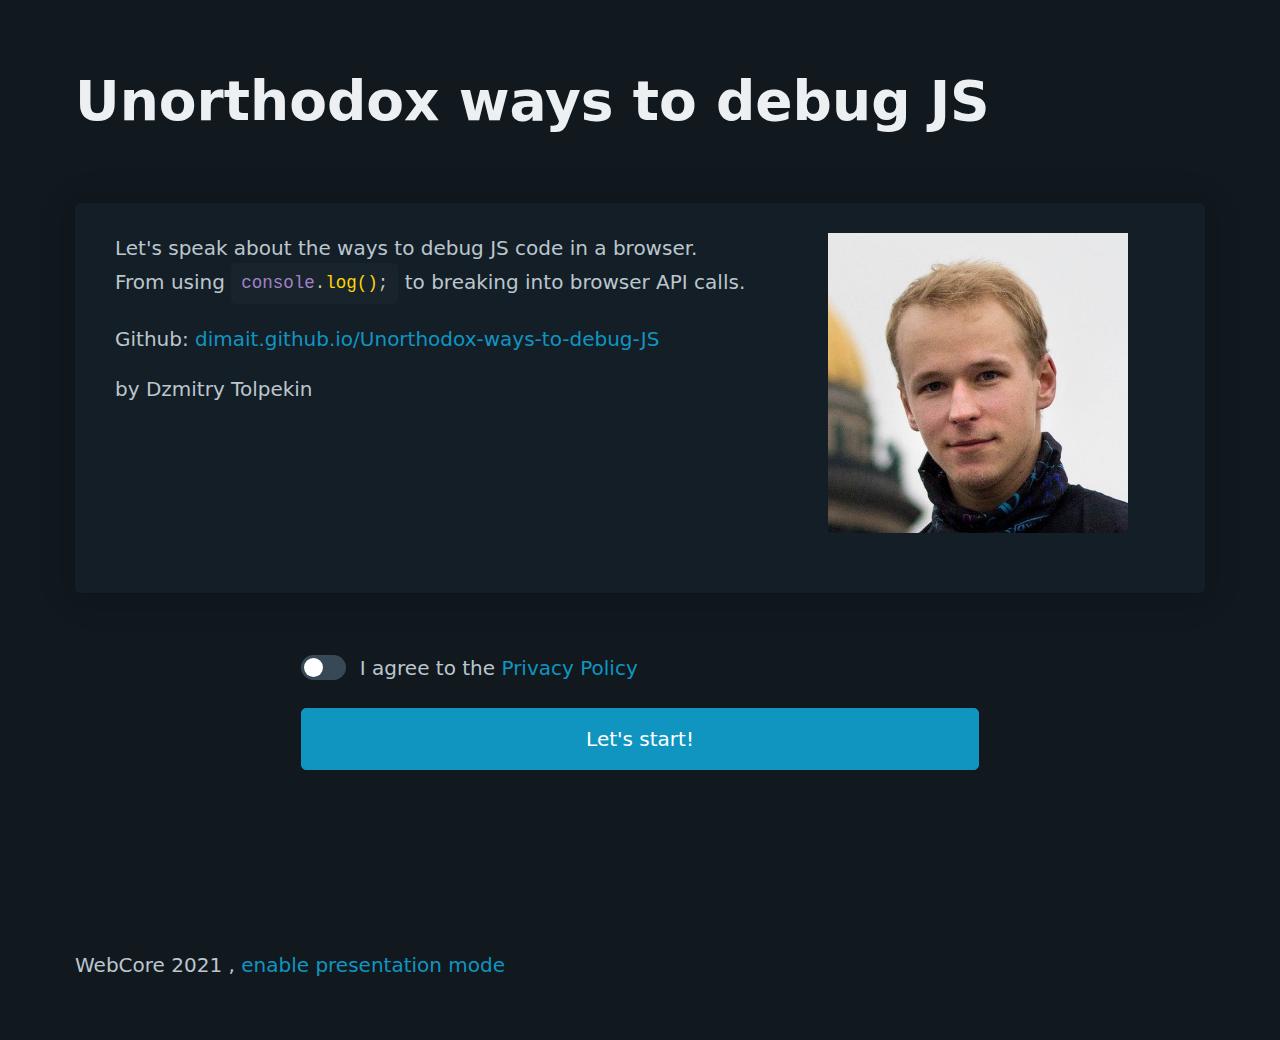
<file: index.html>
<!doctype html>
<html lang="en" data-theme="dark">

<head>
  <meta charset="utf-8">
  <title>Unorthodox ways to debug JS</title>
  <meta name="viewport" content="width=device-width, initial-scale=1">
  <link rel="icon" href="icon.png">

  <link rel="stylesheet" href="css/pico.css">
  <link rel="stylesheet" href="css/main.css">

  <style>
    .title {
      font-size: 2.75rem;
    }
  </style>
</head>

<body>
  <main class="container">
    <h1 class="title">Unorthodox ways to debug JS</h1>

    <section>
      <article>
        <div class="grid">
          <div style="grid-column: 1 / 3">
            <p>
              Let's speak about the ways to debug JS code in a browser.<br>
              From using <code><s>console</s>.<u>log()</u>;</code> to breaking into browser API calls.
            </p>
            <p>Github: <a href="https://dimait.github.io/Unorthodox-ways-to-debug-JS/">dimait.github.io/Unorthodox-ways-to-debug-JS</a></p>
            <p>by Dzmitry Tolpekin</p>
          </div>
          <div>
            <img src="img/me.png" alt="Author pic" style="width: 300px">
          </div>
        </div>
      </article>
    </section>

    <section>

      <div class="indented">
        <fieldset>
          <label for="terms">
            <input type="checkbox" role="switch" id="terms" name="terms">
            I agree to the <a href="https://www.youtube.com/watch?v=dQw4w9WgXcQ" target="_blank">Privacy Policy</a>
          </label>
        </fieldset>

        <button onclick="next()">Let's start!</button>
      </div>

    </section>
  </main>
  <script src="js/log-debugger.js"></script>

  <footer class="container">
    WebCore 2021
  </footer>
  <script src="js/mode-switch.js"></script>
</body>
</html>
</file>
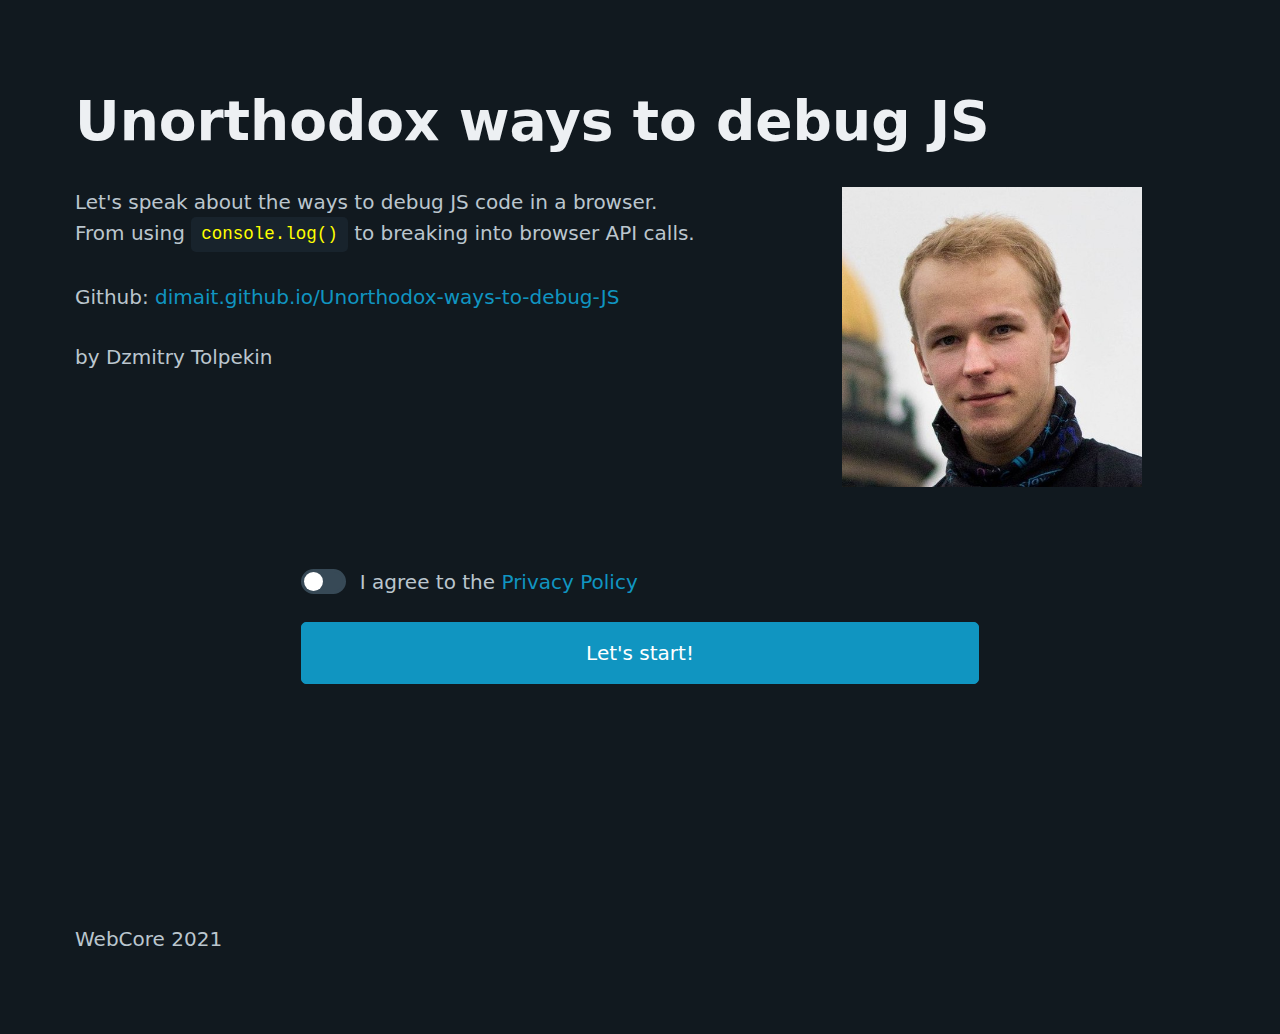
<file: static/index.html>
<!doctype html>
<html lang="en" data-theme="dark">

<head>
  <meta charset="utf-8">
  <title>Unorthodox ways to debug JS</title>
  <meta name="viewport" content="width=device-width, initial-scale=1">
  <link rel="icon" href="icon.png">

  <link rel="stylesheet" href="css/pico.css">
  <link rel="stylesheet" href="css/main.css">
  <script src="js/common.js"></script>

  <style>
    .title {
      font-size: 2.75rem;
    }
  </style>
</head>

<body>
  <main class="container">
    <h1 class="title">Unorthodox ways to debug JS</h1>

    <section>
      <div class="grid">
        <div style="grid-column: 1 / 3">
          <p>
            Let's speak about the ways to debug JS code in a browser.<br>
            From using <code>console.log()</code> to breaking into browser API calls.
          </p>
          <p>Github: <a href="https://dimait.github.io/Unorthodox-ways-to-debug-JS/">dimait.github.io/Unorthodox-ways-to-debug-JS</a></p>
          <p>by Dzmitry Tolpekin</p>
        </div>
        <div>
          <img src="img/me.png" alt="Author pic" style="width: 300px">
        </div>
      </div>
    </section>

    <section>

      <div class="indented">
        <fieldset>
          <label for="terms">
            <input type="checkbox" role="switch" id="terms" name="terms">
            I agree to the <a href="https://www.youtube.com/watch?v=dQw4w9WgXcQ" target="_blank">Privacy Policy</a>
          </label>
        </fieldset>

        <button onclick="next()">Let's start!</button>
      </div>

    </section>
  </main>
  <script src="js/log-debugger.js"></script>

  <footer class="container">
    WebCore 2021
  </footer>
</body>
</html>
</file>
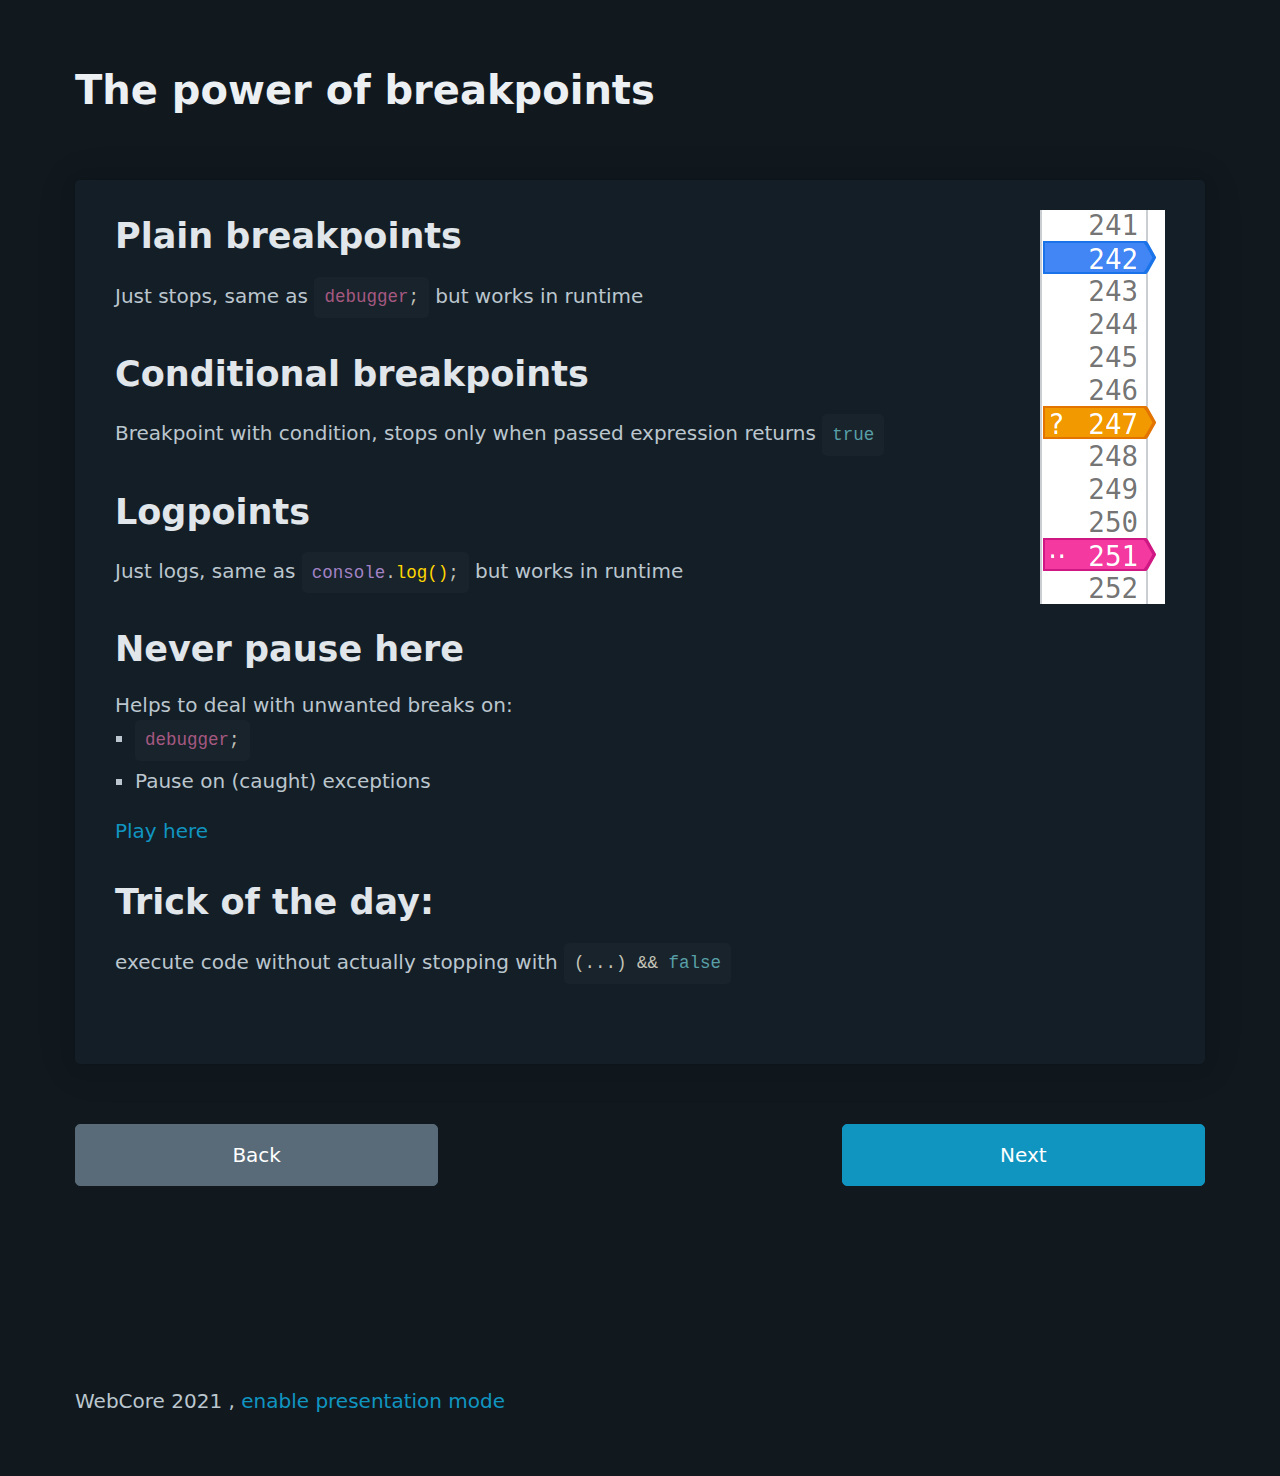
<file: breakpoints.html>
<!doctype html>
<html lang="en" data-theme="dark">

<head>
  <meta charset="utf-8">
  <title>Breakpoints</title>
  <meta name="viewport" content="width=device-width, initial-scale=1">
  <link rel="icon" href="icon.png">

  <link rel="stylesheet" href="css/pico.css">
  <link rel="stylesheet" href="css/main.css">
</head>

<body>

<main class="container">

  <section id="preview">
    <h1>The power of breakpoints</h1>

    <article id="article">
      <img src="img/breakpoints-narrow.png" style="float: right;" alt="breakpoints">

      <h2>Plain breakpoints</h2>
      <p>
        Just stops, same as
        <code><b>debugger</b>;</code>
        but works in runtime
      </p>

      <h2>Conditional breakpoints</h2>
      <p>
        Breakpoint with condition, stops only when passed expression returns
        <code><i>true</i></code>
      </p>

      <h2>Logpoints</h2>
      <p>
        Just logs, same as
        <code><s>console</s>.<u>log()</u>;</code>
        but works in runtime
      </p>

      <h2>Never pause here</h2>
      <span>Helps to deal with unwanted breaks on:</span>
      <ul>
        <li>
          <code><b>debugger</b>;</code>
        </li>
        <li>Pause on (caught) exceptions</li>
      </ul>
      <p><a onclick="here()">Play here</a></p>
      <script>
        function here() {
          const time = Date.now();

          if (time % 7 === 0) {
            console.log('Lucky you!')
          }

          debugger;
          try {
            throw 'caught';
          } catch (e) {}
          throw 'uncaught'
        }
      </script>

      <h2>Trick of the day:</h2>
      <p>
        execute code without actually stopping with <code>(...) && <i>false</i></code>
      </p>
    </article>

    <div class="grid">
      <a href="log-debugger.html">
        <button class="secondary">Back</button>
      </a>
      <div><!--spacer--></div>
      <a href="other-breakpoints.html">
        <button id="next">Next</button>
      </a>

      <script>
        document.getElementById('next').onclick = e => {
          var allowed = false;
          console.log('Allowed', allowed);
          if (!allowed && !localStorage.presentationMode) {
            alert('You shall not pass!')
            e.preventDefault();
          }
        }
      </script>
    </div>
  </section>

</main>

<footer class="container">
  WebCore 2021
</footer>
<script src="js/mode-switch.js"></script>
</body>
</html>
</file>
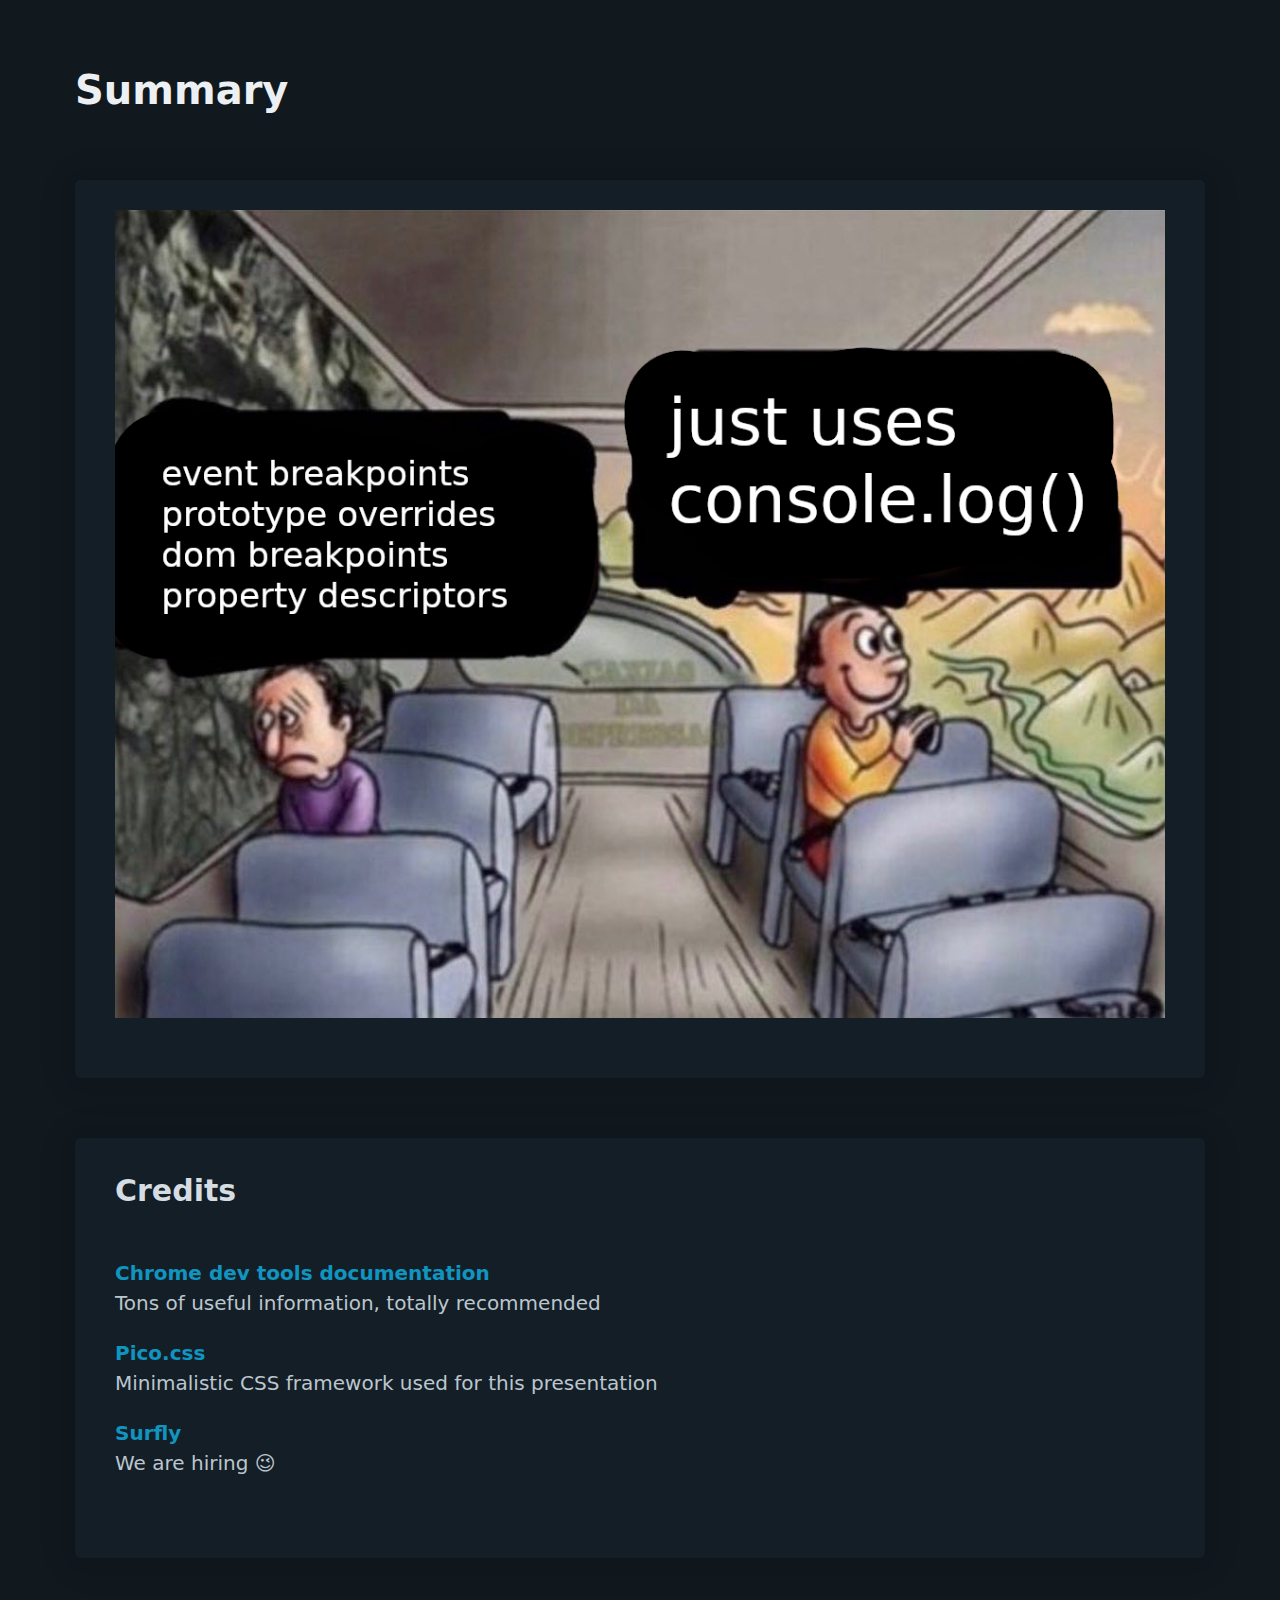
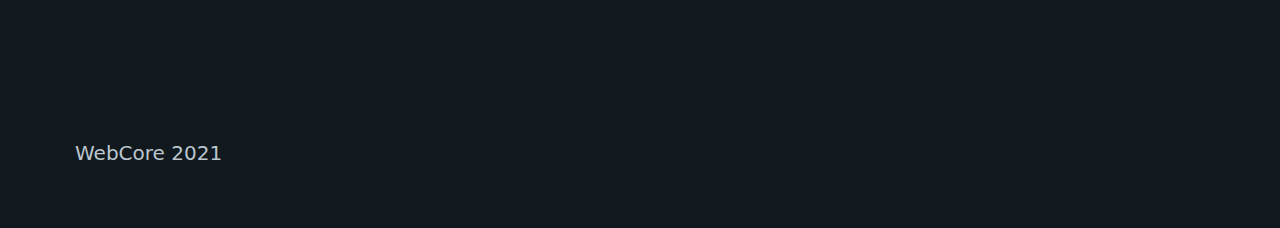
<file: credits.html>
<!doctype html>
<html lang="en" data-theme="dark">

<head>
  <meta charset="utf-8">
  <title>Summary</title>
  <meta name="viewport" content="width=device-width, initial-scale=1">
  <link rel="icon" href="icon.png">

  <link rel="stylesheet" href="css/pico.css">
  <link rel="stylesheet" href="css/main.css">
</head>
<body>


<main class="container">
  <h1>Summary</h1>

  <section>
    <article>
      <img src="img/sad.png">
    </article>
  </section>

  <section>
    <article>
      <h3>Credits</h3>
      <p>
        <a href="https://developer.chrome.com/docs/devtools/">
          <b>Chrome dev tools documentation</b>
        </a>
        <br>
        Tons of useful information, totally recommended
      </p>

      <p>
        <a href="https://picocss.com/">
          <b>Pico.css</b>
        </a>
        <br>
        Minimalistic CSS framework used for this presentation
      </p>

      <p>
        <a href="https://surfly.com/">
          <b>Surfly</b>
        </a>
        <br>
        We are hiring 😉
      </p>
    </article>
  </section>
</main>

<footer class="container">
  WebCore 2021
</footer>
</body>
</html>
</file>
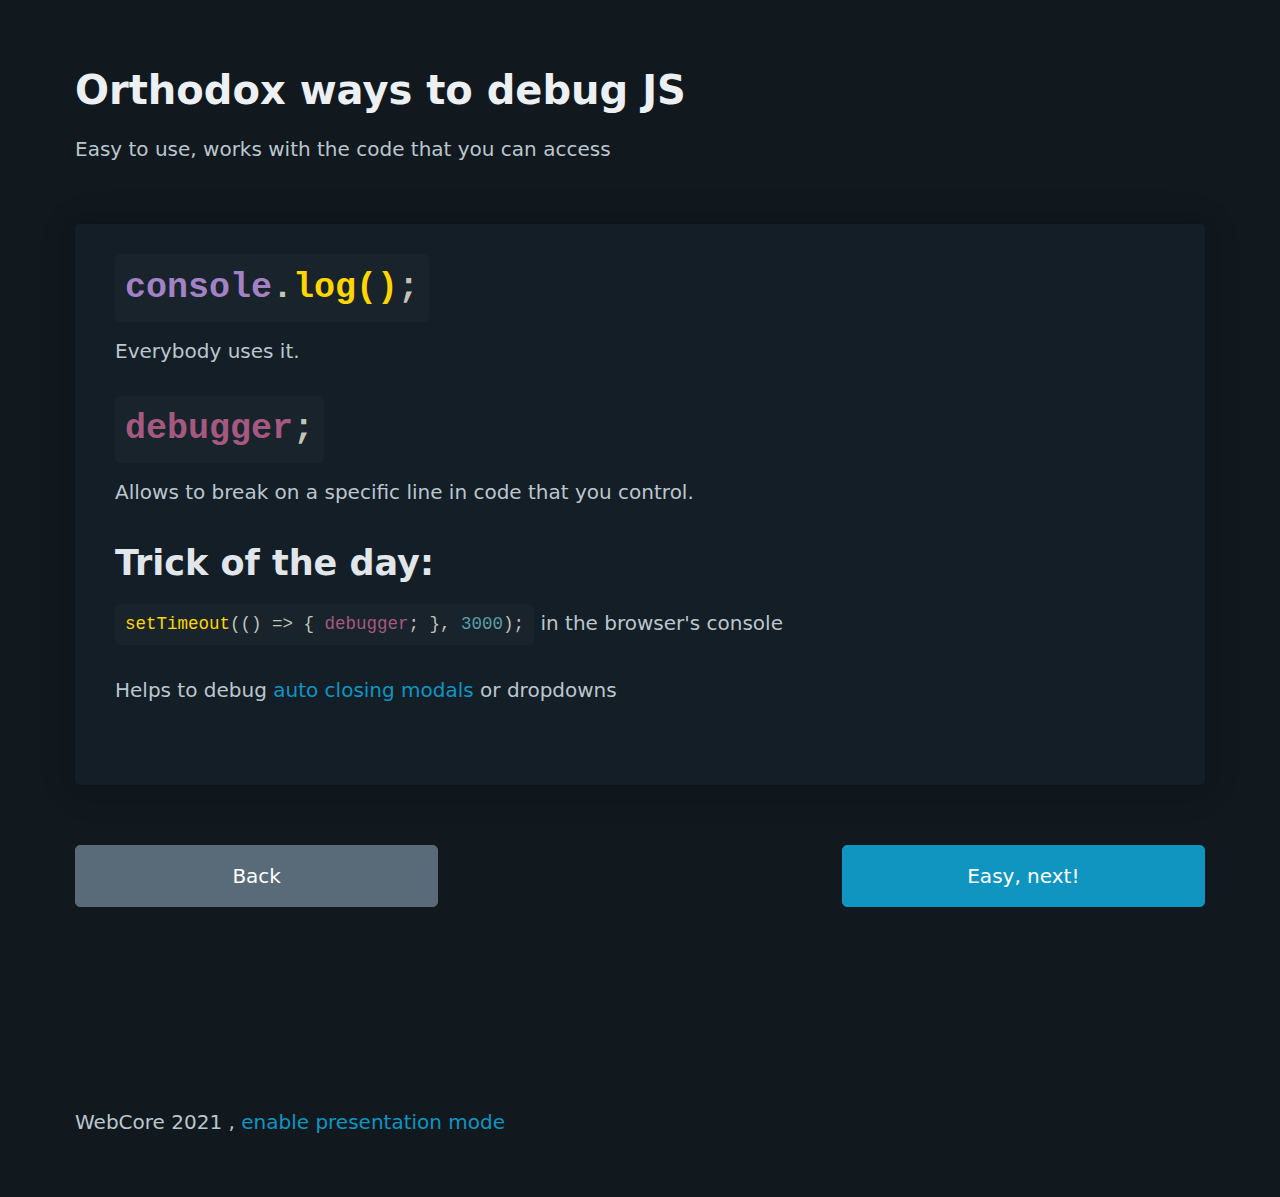
<file: log-debugger.html>
<!doctype html>
<html lang="en" data-theme="dark">

<head>
  <meta charset="utf-8">
  <title>Log/debugger</title>
  <meta name="viewport" content="width=device-width, initial-scale=1">
  <link rel="icon" href="icon.png">

  <link rel="stylesheet" href="css/pico.css">
  <link rel="stylesheet" href="css/main.css">
  <style>
    #modal {
      position: absolute;
      top: 100px;
      left: 0;
      right: 0;
      margin-left: auto;
      margin-right: auto;
      width: 400px;
      background-color: #334e61;
      padding: 20px;
      text-align: center;
    }

    #hand {
      position: absolute;
      left: 80px;
      top: 39px;
      width: 200px;
    }
  </style>
</head>

<body>

  <main class="container">

    <section>
      <h1><b>Orthodox</b> ways to debug JS</h1>

      <p>Easy to use, works with the code that you can access</p>

      <article>
        <h2>
          <code><s>console</s>.<u>log()</u>;</code>
        </h2>
        <p>Everybody uses it.</p>

        <h2>
          <code><b>debugger</b>;</code>
        </h2>
        <p>Allows to break on a specific line in code that you control.</p>

        <h2>Trick of the day:</h2>

        <code><u>setTimeout</u>(() => { <b>debugger</b>; }, <i>3000</i>);</code>
        in the browser's console
        <br><br>
        <p>Helps to debug <a id="modal-btn">auto closing modals</a> or dropdowns</p>

      </article>

      <div class="grid">
        <a href="index.html">
          <button class="secondary">Back</button>
        </a>
        <div><!--spacer--></div>
        <a href="breakpoints.html">
          <button>Easy, next!</button>
        </a>
      </div>
    </section>
  </main>

  <article id="modal">
    <h1>Nice modal bro</h1>
    <img src="img/cheems-doge-png.png" alt="cheems doge" style="width: 400px">
    <img id="hand" src="img/hand.png" alt="a hand" style="display: none">
    <button id="pet-btn" onclick="hand.style.displey = ''">Pet Cheems</button>
  </article>

  <script>
    const modalButton = document.getElementById('modal-btn');
    const modal = document.getElementById('modal');
    const hand = document.getElementById('hand');
    modal.parentElement.removeChild(modal);

    modalButton.onclick = () => {
      document.body.appendChild(modal);
    }

    document.onmouseleave = () => {
      if (modal.parentElement) {
        document.body.removeChild(modal);
      }
    }
  </script>

  <footer class="container">
    WebCore 2021
  </footer>
  <script src="js/mode-switch.js"></script>
</body>
</html>
</file>
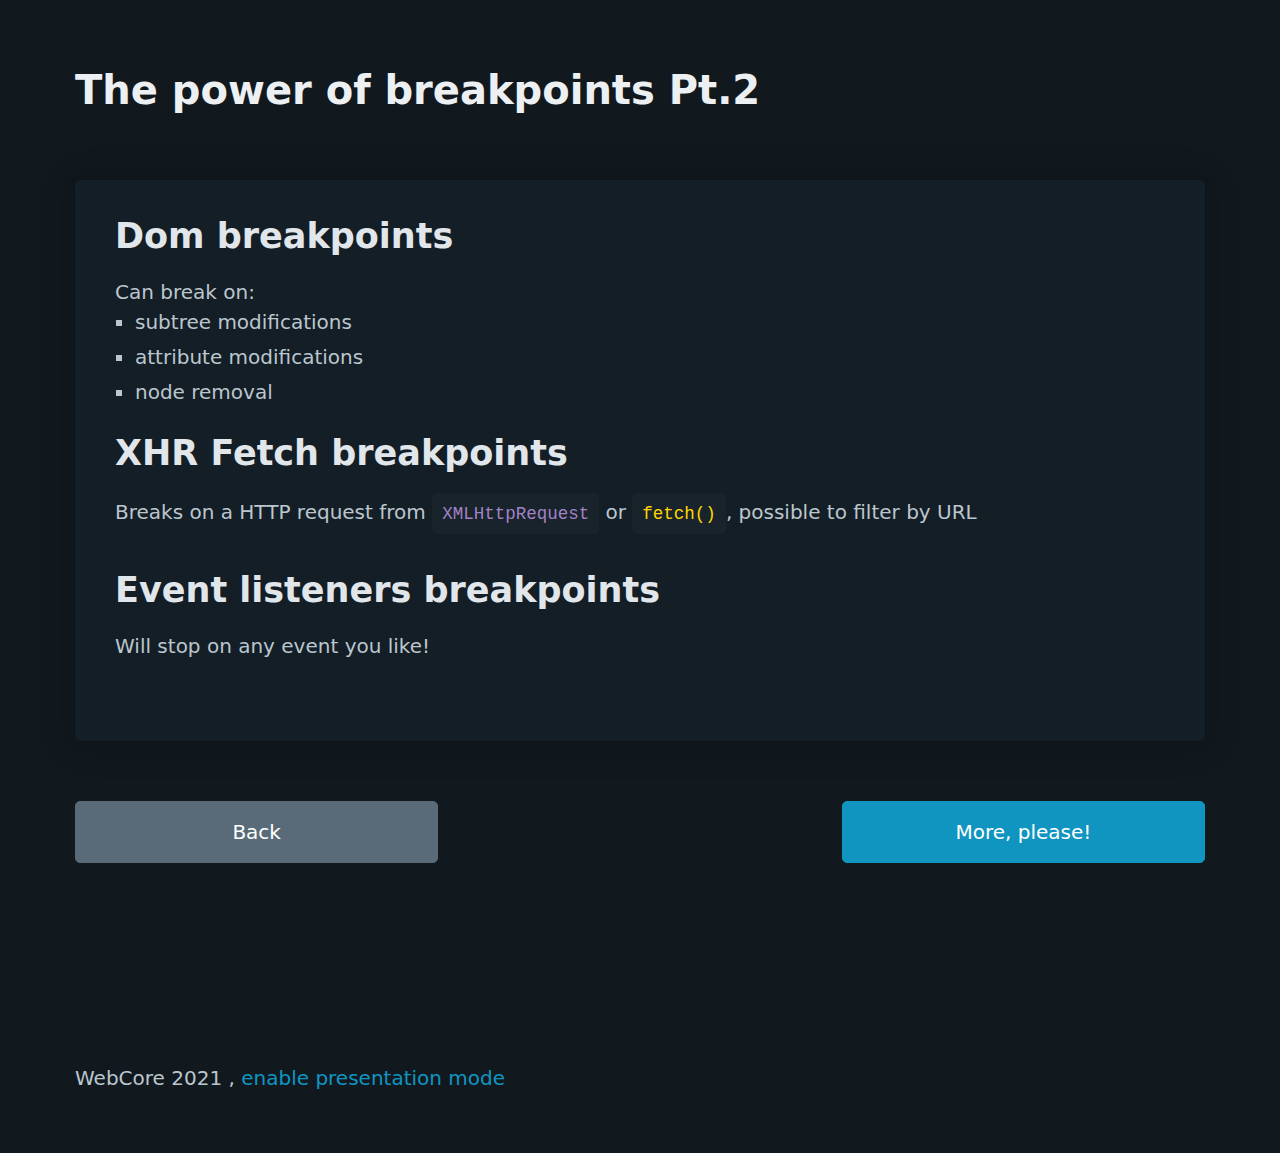
<file: other-breakpoints.html>
<!doctype html>
<html lang="en" data-theme="dark">

<head>
  <meta charset="utf-8">
  <title>Other breakpoints</title>
  <meta name="viewport" content="width=device-width, initial-scale=1">
  <link rel="icon" href="icon.png">

  <link rel="stylesheet" href="css/pico.css">
  <link rel="stylesheet" href="css/main.css">
</head>

<body>

<main class="container">

  <section>
    <h1>The power of breakpoints Pt.2</h1>

    <article id="article">
      <h2>Dom breakpoints</h2>
      <!-- not breaks on <details> summary attr change -->
      <div>Can break on:
        <ul>
          <li>subtree modifications</li>
          <li>attribute modifications</li>
          <li>node removal</li>
        </ul>
      </div>

      <h2>XHR Fetch breakpoints</h2>
      <p>
        Breaks on a HTTP request from
        <code><s>XMLHttpRequest</s></code>
        or
        <code><u>fetch()</u></code>,
        possible to filter by URL
      </p>

      <h2>Event listeners breakpoints</h2>
      <p>Will stop on any event you like!</p>
      <!-- TODO: example with break on page load ??? -->
    </article>

    <div class="grid">
      <a href="breakpoints.html">
        <button class="secondary">Back</button>
      </a>
      <div><!--spacer--></div>
      <a href="property-breakpoints.html">
        <button>More, please!</button>
      </a>
    </div>
  </section>

</main>

<footer class="container">
  WebCore 2021
</footer>
<script src="js/mode-switch.js"></script>
</body>
</html>
</file>
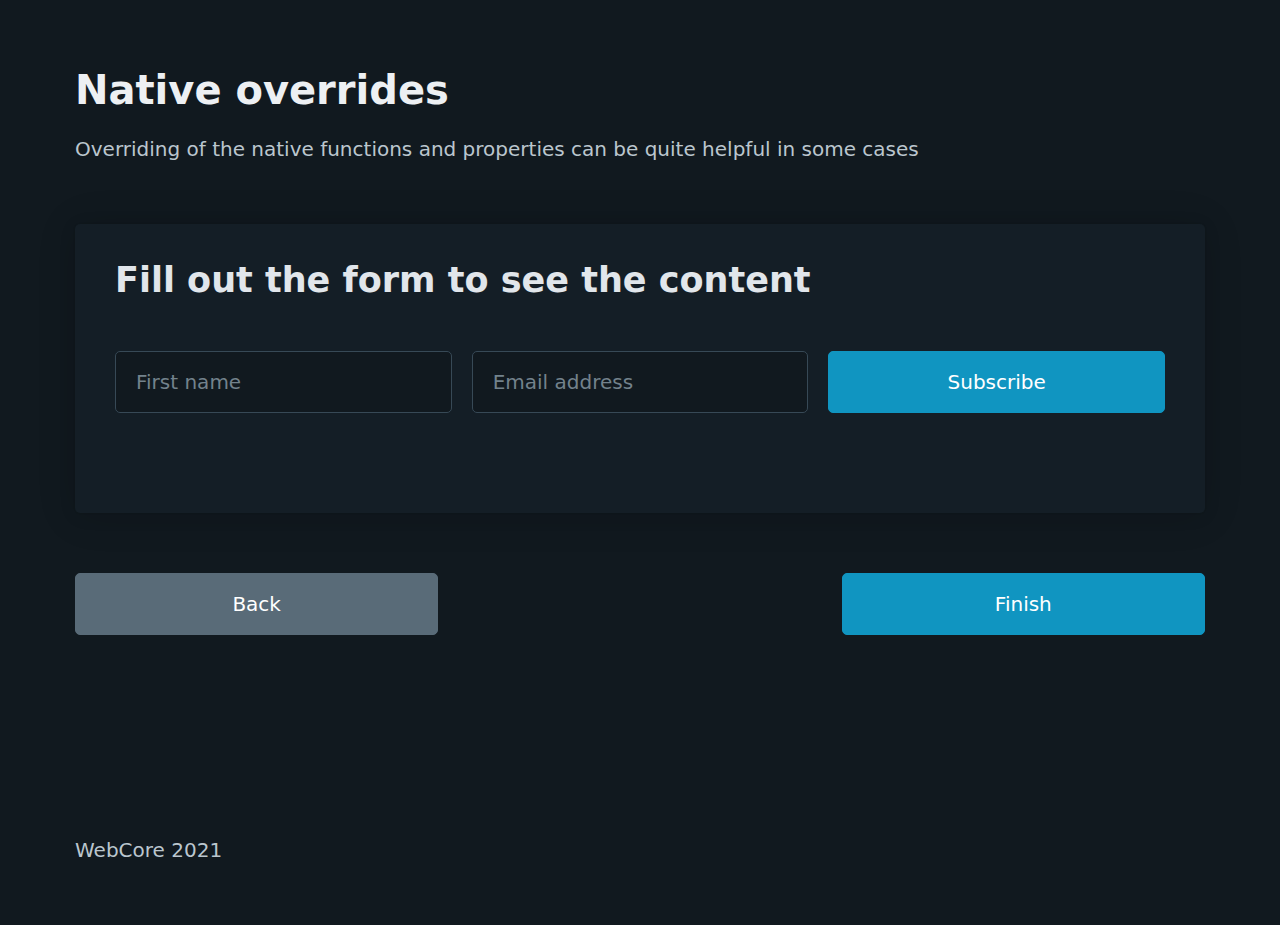
<file: overrides.html>
<!doctype html>
<html lang="en" data-theme="dark">

<head>
  <meta charset="utf-8">
  <title>Overrides</title>
  <meta name="viewport" content="width=device-width, initial-scale=1">
  <link rel="icon" href="icon.png">

  <link rel="stylesheet" href="css/pico.css">
  <link rel="stylesheet" href="css/main.css">
</head>

<body>

<main class="container">

  <section>
    <h1>Native overrides</h1>
    <p>Overriding of the native functions and properties can be quite helpful in some cases</p>

    <article id="form-article">
      <h2>Fill out the form to see the content</h2>
      <br>
      <form id="form">
        <div class="grid">
          <input type="text" name="firstname" placeholder="First name" aria-label="First name" required>
          <input type="email" name="email" placeholder="Email address" aria-label="Email address" required>
          <button id="submit" type="submit">Subscribe</button>
        </div>
      </form>
    </article>

    <article id="content" style="display: none">
      <h2>Override native functions/methods</h2>
      <p>
        As easy as assigning a value, like
      </p>
        <code>
          <u>alert</u> = function() { <b>debugger</b>; };
        </code>

      <h2>Override native properties</h2>
      <p>
        In most case it's same as in property breakpoints, but sometimes you'll need properties on prototypes
      </p>
      <code style="width: 100%">
        <s>Object</s>.<u>defineProperty</u>(<s>HTMLInputElement</s>.<s>prototype</s>, <i>'value'</i>, {
        <br>
        &emsp; <u>get</u>() { <b>debugger</b>; },
        <br>
        &emsp; <u>set</u>(v) { <b>debugger</b>; },
        <br>
        });
        <br>
        <s>input</s>.value = <i>'hello'</i>; <em>// debugger will stop here</em>
      </code>

      <h2>Trick of the day:</h2>
      <code><s>console</s>.<u>trace()</u>;</code>
      and
      <code><b>new</b> <s>Error</s>().stack</code>
      to know the call stack
    </article>

    <div class="grid">
      <a href="property-breakpoints.html">
        <button class="secondary">Back</button>
      </a>
      <div></div>
      <a href="credits.html">
        <button>Finish</button>
      </a>
    </div>
  </section>
</main>

<script>
  const submitButton = document.getElementById('submit');
  const formArticle = document.getElementById('form-article');
  const form = document.getElementById('form');
  const content = document.getElementById('content');

  submitButton.onclick = e => {
    if (!form.reportValidity()) {
      console.log('form invalid');
      return;
    }
    formArticle.style.display = 'none';
    content.style.display = '';
    e.preventDefault();
  }
</script>


<footer class="container">
  WebCore 2021
</footer>

<script src="js/lib/jquery3.6.js"></script>
<script src="js/lib/react.js"></script>
</body>
</html>
</file>
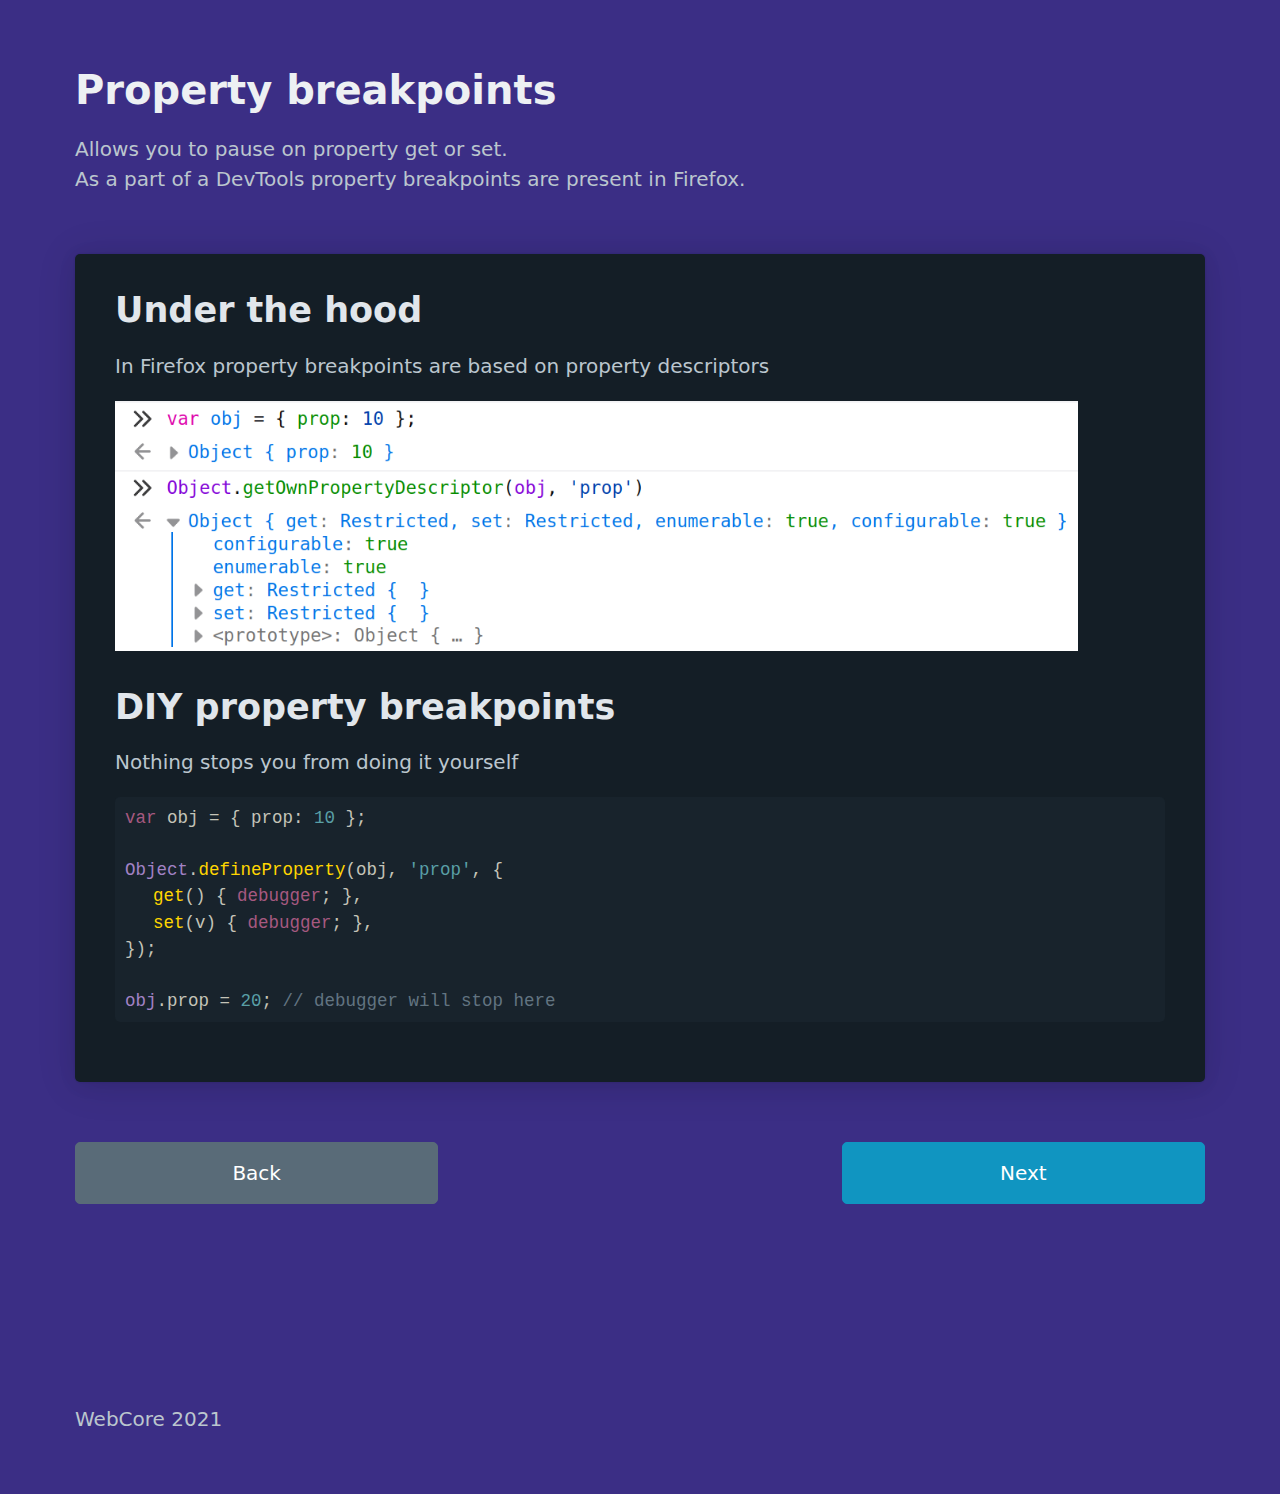
<file: property-breakpoints.html>
<!doctype html>
<html lang="en" data-theme="dark">

<head>
  <meta charset="utf-8">
  <title>Property breakpoints</title>
  <meta name="viewport" content="width=device-width, initial-scale=1">
  <link rel="icon" href="icon.png">

  <link rel="stylesheet" href="css/pico.css">
  <link rel="stylesheet" href="css/main.css">
</head>

<body>

<main class="container">

  <section>
    <h1>Property breakpoints</h1>
    <p>
      Allows you to pause on property get or set.
      <br>
      As a part of a DevTools property breakpoints are present in Firefox.
    </p>

    <article id="content">

    </article>

    <template id="article-template">
      <h2>Under the hood</h2>
      <p>In Firefox property breakpoints are based on property descriptors</p>
      <img src="img/ff-descriptors.png" alt="Property descriptors in Firefox" style="max-height: 250px;">

      <h2>DIY property breakpoints</h2>
      <p>Nothing stops you from doing it yourself</p>
      <code style="width: 100%">
        <b>var</b> obj = { prop: <i>10</i> };
      <br>
      <br>
        <s>Object</s>.<u>defineProperty</u>(obj, <i>'prop'</i>, {
        <br>
        &emsp; <u>get</u>() { <b>debugger</b>; },
        <br>
        &emsp; <u>set</u>(v) { <b>debugger</b>; },
        <br>
        });
      <br>
      <br>
        <s>obj</s>.prop = <i>20</i>; <em>// debugger will stop here</em>
      </code>
    </template>

    <template id="error-template">
      <h2>Error happened here</h2>
      <p>Maybe try to reload the page?</p>
      <p>Or restart browser?</p>
      <p>Our code is fine the problem should be on your side.</p>
    </template>

    <script>
      window.templates = {
        templateArticle: document.getElementById('article-template').content,
        templateError: document.getElementById('error-template').content,
      };
    </script>

    <div class="grid">
      <a href="other-breakpoints.html">
        <button class="secondary">Back</button>
      </a>
      <div></div>
      <a href="overrides.html">
        <button>Next</button>
      </a>
    </div>
  </section>
</main>

<footer class="container">
  WebCore 2021
</footer>
<script id="overrides-script" src="js/overrides.js"></script>
</body>
</html>
</file>
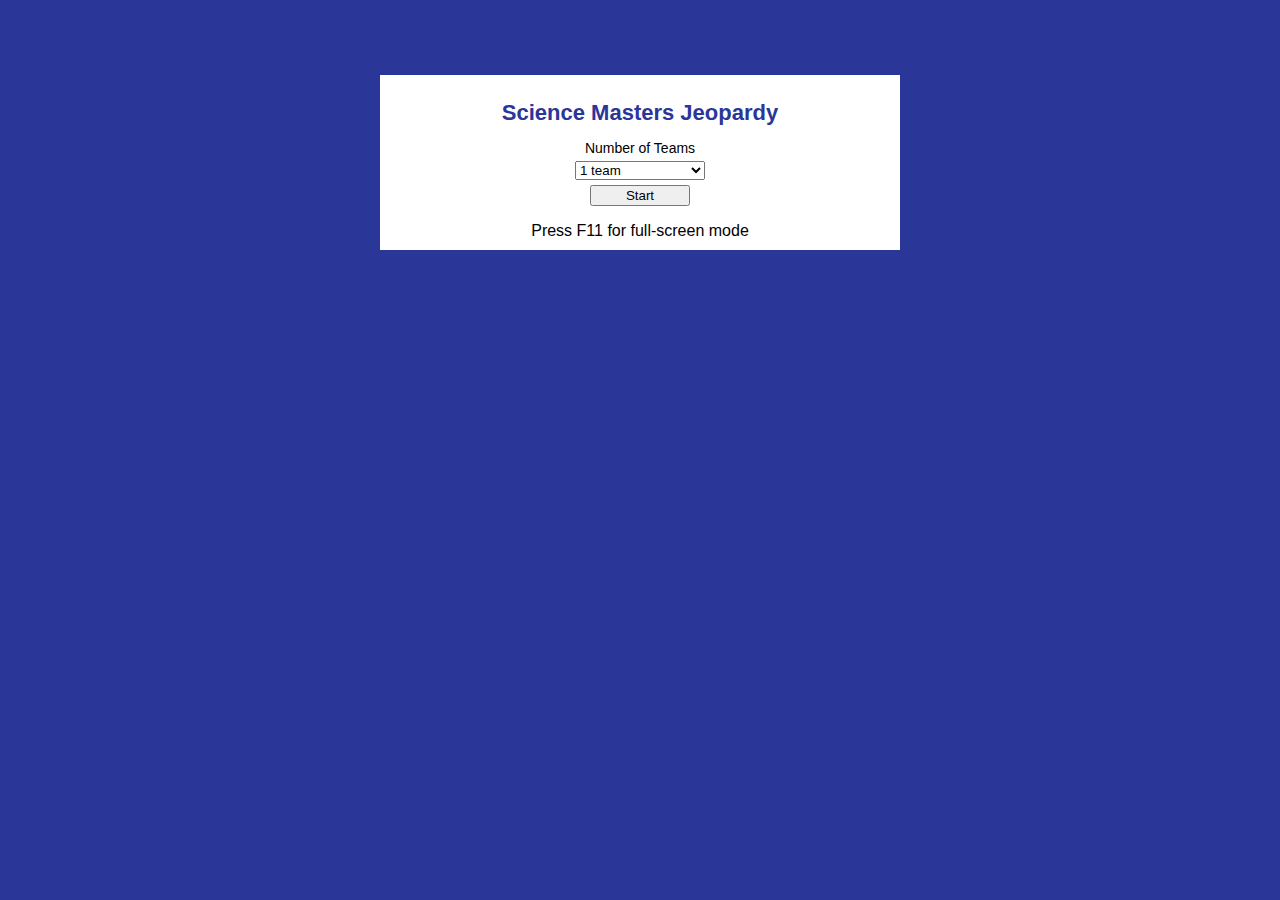
<file: svoja-igra.html>
<!DOCTYPE html>
<html lang="en">
<head>
  <meta http-equiv="Content-Type" content="text/html; charset=utf-8" />
  <title>Jeopardy</title>
  <meta name="description" content="Self-contained Jeopardy template." />

  <style>
    body {
      background-color:#2a3698;
      height:100%;
      font-family:Verdana, Arial, Helvetica, sans-serif;
      padding-bottom:100px;
    }
    label {
      display:block;
      font-size:16px;
    }
    input, textarea, select {
      display:block;
      font-family:Verdana, Arial, Helvetica, sans-serif;
      margin:auto;
    }

    textarea {
      padding:5px;
    }
    .clear {
      clear:both;
    }
    .hide {
      display:none;
    }

    .edit {
      border:2px dashed #cccccc;
      text-align:center;
    }

    .edit:hover, textarea.active {
      border:2px inset gray;
    }


    #title {
      text-align:center;
      font-size:36px;
      margin:auto;
      line-height:36px;
    }

    textarea#title {
      height:50px;
      width:90%;
      color:#012b45;
    }

    #game {
      width:100%;
      background-color:#000000;
      padding:0;
      margin:0;
      margin:auto;
      font-size:16px;
    }

    #game textarea {
      width:90%;
      height:30px;
      font-size:18px;
      line-height:22px;
    }

    #game h3 {
      color:#ffff5f;
      text-align:center;
      font-size:20px;
      font-weight:bold;
    }

    #game tbody td, #game thead th {
      vertical-align: middle;
      background-color:#2a3698;
      padding:5px;
      text-align:center;
      width:19%;
      color:#ffff5f;
      height:60px;
      font-size:20px;

    }

    #game tbody td {
      cursor:pointer;
      height:100px;
      border:3px solid #2a3698;
    }

    #game tbody td.ie-hack {
      border:3px solid #ffff5f;
    }

    /*#game tbody td.clean:hover {
      border:3px solid #ffff5f;
    }

    #game tbody td.dirty:hover {
      border:3px solid #2a3698;
    }*/

    #game tbody td.dirty h3 {
      color:#2a3698;
    }

    #game tfoot td {
      text-align: center;
      background-color:#2a3698;
    }

    .submit {
      margin:auto;
    }

    #modal {
      display: none;
      background-color:#fff;
      padding:5px;
      border:2px dashed #ccc;
    }

    #modal {
      font-size:16px;
      font-weight:bold;
    }

    #modal textarea {
      width:500px;
      height:120px;
      font-size:16px;
    }

    #options {
      background-color:#fff;
      width:500px;
      padding:10px;
      margin:auto;
      margin-top:75px;
    }

    #options h1 {
      color:#2a3698;
      font-size:22px;
      text-align:center;
    }

    #options label {
      text-align: center;
      font-size:14px;
    }

    #options select, #options label, #options input {
      margin-top:5px;
    }

    #options select {
      width:130px;
    }

    #options input {
      width:100px;
    }
    #options p {
      margin-bottom:0px;
    }

    .tip {
      float:left;
    }

    .links {
      float:right;
    }


    #stats {
      position:fixed;
      bottom:0;
      background-color:#ffffff;
      width:100%;
      text-align:center;
      height:110px;
      display:none;
      left:0;
    }

    #stats h3 {
      margin:0;
      padding:0;
    }

    #stats input.team-name {
      border:none;
      font-size:18px;
      font-weight:bold;
      text-align:center;
      font-family: Verdana, Arial, Helvetica, sans-serif;
      width:100%;
      display:block;
    }

    #stats table {
      margin:auto;
    }

    #stats table th {
      border-bottom:1px solid black;
    }

    input.add-points {
      color:#66cc33;
      font-family:"Courier New", Courier, monospace;
      font-weight:bold;
      font-size:20px;
      cursor:pointer;
      padding:0px;
      background-color:#FFFFFF;
      border:none;
      display:inline;
    }

    input.subtract-points {
      color:#ff0000;
      font-family:"Courier New", Courier, monospace;
      font-weight:bold;
      font-size:20px;
      cursor:pointer;
      padding:0px;
      background-color:#FFFFFF;
      border:none;
      display:inline;
    }

    #prompt {
      display:none;
      height:100%;
      width:100%;
      font-size:46px;
      background-color:#2a3698;
      color:#FFFFFF;
      text-align:center;
    }

    #prompt a:link, #prompt a:visited, #prompt a:hover {
      color:#fff;
      font-size:18px;
      text-decoration:underline;
    }

    #prompt a:hover {
      text-decoration:none;
    }

    #simplemodal-overlay {
      background-color:#000;
    }

  </style>
  <script type="text/javascript">
    /*
* jQuery JavaScript Library v1.3.2
* http://jquery.com/
*
* Copyright (c) 2009 John Resig
* Dual licensed under the MIT and GPL licenses.
* http://docs.jquery.com/License
*
* Date: 2009-02-19 17:34:21 -0500 (Thu, 19 Feb 2009)
* Revision: 6246
*/
    (function(){var l=this,g,y=l.jQuery,p=l.$,o=l.jQuery=l.$=function(E,F){return new o.fn.init(E,F)},D=/^[^<]*(<(.|\s)+>)[^>]*$|^#([\w-]+)$/,f=/^.[^:#\[\.,]*$/;o.fn=o.prototype={init:function(E,H){E=E||document;if(E.nodeType){this[0]=E;this.length=1;this.context=E;return this}if(typeof E==="string"){var G=D.exec(E);if(G&&(G[1]||!H)){if(G[1]){E=o.clean([G[1]],H)}else{var I=document.getElementById(G[3]);if(I&&I.id!=G[3]){return o().find(E)}var F=o(I||[]);F.context=document;F.selector=E;return F}}else{return o(H).find(E)}}else{if(o.isFunction(E)){return o(document).ready(E)}}if(E.selector&&E.context){this.selector=E.selector;this.context=E.context}return this.setArray(o.isArray(E)?E:o.makeArray(E))},selector:"",jquery:"1.3.2",size:function(){return this.length},get:function(E){return E===g?Array.prototype.slice.call(this):this[E]},pushStack:function(F,H,E){var G=o(F);G.prevObject=this;G.context=this.context;if(H==="find"){G.selector=this.selector+(this.selector?" ":"")+E}else{if(H){G.selector=this.selector+"."+H+"("+E+")"}}return G},setArray:function(E){this.length=0;Array.prototype.push.apply(this,E);return this},each:function(F,E){return o.each(this,F,E)},index:function(E){return o.inArray(E&&E.jquery?E[0]:E,this)},attr:function(F,H,G){var E=F;if(typeof F==="string"){if(H===g){return this[0]&&o[G||"attr"](this[0],F)}else{E={};E[F]=H}}return this.each(function(I){for(F in E){o.attr(G?this.style:this,F,o.prop(this,E[F],G,I,F))}})},css:function(E,F){if((E=="width"||E=="height")&&parseFloat(F)<0){F=g}return this.attr(E,F,"curCSS")},text:function(F){if(typeof F!=="object"&&F!=null){return this.empty().append((this[0]&&this[0].ownerDocument||document).createTextNode(F))}var E="";o.each(F||this,function(){o.each(this.childNodes,function(){if(this.nodeType!=8){E+=this.nodeType!=1?this.nodeValue:o.fn.text([this])}})});return E},wrapAll:function(E){if(this[0]){var F=o(E,this[0].ownerDocument).clone();if(this[0].parentNode){F.insertBefore(this[0])}F.map(function(){var G=this;while(G.firstChild){G=G.firstChild}return G}).append(this)}return this},wrapInner:function(E){return this.each(function(){o(this).contents().wrapAll(E)})},wrap:function(E){return this.each(function(){o(this).wrapAll(E)})},append:function(){return this.domManip(arguments,true,function(E){if(this.nodeType==1){this.appendChild(E)}})},prepend:function(){return this.domManip(arguments,true,function(E){if(this.nodeType==1){this.insertBefore(E,this.firstChild)}})},before:function(){return this.domManip(arguments,false,function(E){this.parentNode.insertBefore(E,this)})},after:function(){return this.domManip(arguments,false,function(E){this.parentNode.insertBefore(E,this.nextSibling)})},end:function(){return this.prevObject||o([])},push:[].push,sort:[].sort,splice:[].splice,find:function(E){if(this.length===1){var F=this.pushStack([],"find",E);F.length=0;o.find(E,this[0],F);return F}else{return this.pushStack(o.unique(o.map(this,function(G){return o.find(E,G)})),"find",E)}},clone:function(G){var E=this.map(function(){if(!o.support.noCloneEvent&&!o.isXMLDoc(this)){var I=this.outerHTML;if(!I){var J=this.ownerDocument.createElement("div");J.appendChild(this.cloneNode(true));I=J.innerHTML}return o.clean([I.replace(/ jQuery\d+="(?:\d+|null)"/g,"").replace(/^\s*/,"")])[0]}else{return this.cloneNode(true)}});if(G===true){var H=this.find("*").andSelf(),F=0;E.find("*").andSelf().each(function(){if(this.nodeName!==H[F].nodeName){return}var I=o.data(H[F],"events");for(var K in I){for(var J in I[K]){o.event.add(this,K,I[K][J],I[K][J].data)}}F++})}return E},filter:function(E){return this.pushStack(o.isFunction(E)&&o.grep(this,function(G,F){return E.call(G,F)})||o.multiFilter(E,o.grep(this,function(F){return F.nodeType===1})),"filter",E)},closest:function(E){var G=o.expr.match.POS.test(E)?o(E):null,F=0;return this.map(function(){var H=this;while(H&&H.ownerDocument){if(G?G.index(H)>-1:o(H).is(E)){o.data(H,"closest",F);return H}H=H.parentNode;F++}})},not:function(E){if(typeof E==="string"){if(f.test(E)){return this.pushStack(o.multiFilter(E,this,true),"not",E)}else{E=o.multiFilter(E,this)}}var F=E.length&&E[E.length-1]!==g&&!E.nodeType;return this.filter(function(){return F?o.inArray(this,E)<0:this!=E})},add:function(E){return this.pushStack(o.unique(o.merge(this.get(),typeof E==="string"?o(E):o.makeArray(E))))},is:function(E){return !!E&&o.multiFilter(E,this).length>0},hasClass:function(E){return !!E&&this.is("."+E)},val:function(K){if(K===g){var E=this[0];if(E){if(o.nodeName(E,"option")){return(E.attributes.value||{}).specified?E.value:E.text}if(o.nodeName(E,"select")){var I=E.selectedIndex,L=[],M=E.options,H=E.type=="select-one";if(I<0){return null}for(var F=H?I:0,J=H?I+1:M.length;F<J;F++){var G=M[F];if(G.selected){K=o(G).val();if(H){return K}L.push(K)}}return L}return(E.value||"").replace(/\r/g,"")}return g}if(typeof K==="number"){K+=""}return this.each(function(){if(this.nodeType!=1){return}if(o.isArray(K)&&/radio|checkbox/.test(this.type)){this.checked=(o.inArray(this.value,K)>=0||o.inArray(this.name,K)>=0)}else{if(o.nodeName(this,"select")){var N=o.makeArray(K);o("option",this).each(function(){this.selected=(o.inArray(this.value,N)>=0||o.inArray(this.text,N)>=0)});if(!N.length){this.selectedIndex=-1}}else{this.value=K}}})},html:function(E){return E===g?(this[0]?this[0].innerHTML.replace(/ jQuery\d+="(?:\d+|null)"/g,""):null):this.empty().append(E)},replaceWith:function(E){return this.after(E).remove()},eq:function(E){return this.slice(E,+E+1)},slice:function(){return this.pushStack(Array.prototype.slice.apply(this,arguments),"slice",Array.prototype.slice.call(arguments).join(","))},map:function(E){return this.pushStack(o.map(this,function(G,F){return E.call(G,F,G)}))},andSelf:function(){return this.add(this.prevObject)},domManip:function(J,M,L){if(this[0]){var I=(this[0].ownerDocument||this[0]).createDocumentFragment(),F=o.clean(J,(this[0].ownerDocument||this[0]),I),H=I.firstChild;if(H){for(var G=0,E=this.length;G<E;G++){L.call(K(this[G],H),this.length>1||G>0?I.cloneNode(true):I)}}if(F){o.each(F,z)}}return this;function K(N,O){return M&&o.nodeName(N,"table")&&o.nodeName(O,"tr")?(N.getElementsByTagName("tbody")[0]||N.appendChild(N.ownerDocument.createElement("tbody"))):N}}};o.fn.init.prototype=o.fn;function z(E,F){if(F.src){o.ajax({url:F.src,async:false,dataType:"script"})}else{o.globalEval(F.text||F.textContent||F.innerHTML||"")}if(F.parentNode){F.parentNode.removeChild(F)}}function e(){return +new Date}o.extend=o.fn.extend=function(){var J=arguments[0]||{},H=1,I=arguments.length,E=false,G;if(typeof J==="boolean"){E=J;J=arguments[1]||{};H=2}if(typeof J!=="object"&&!o.isFunction(J)){J={}}if(I==H){J=this;--H}for(;H<I;H++){if((G=arguments[H])!=null){for(var F in G){var K=J[F],L=G[F];if(J===L){continue}if(E&&L&&typeof L==="object"&&!L.nodeType){J[F]=o.extend(E,K||(L.length!=null?[]:{}),L)}else{if(L!==g){J[F]=L}}}}}return J};var b=/z-?index|font-?weight|opacity|zoom|line-?height/i,q=document.defaultView||{},s=Object.prototype.toString;o.extend({noConflict:function(E){l.$=p;if(E){l.jQuery=y}return o},isFunction:function(E){return s.call(E)==="[object Function]"},isArray:function(E){return s.call(E)==="[object Array]"},isXMLDoc:function(E){return E.nodeType===9&&E.documentElement.nodeName!=="HTML"||!!E.ownerDocument&&o.isXMLDoc(E.ownerDocument)},globalEval:function(G){if(G&&/\S/.test(G)){var F=document.getElementsByTagName("head")[0]||document.documentElement,E=document.createElement("script");E.type="text/javascript";if(o.support.scriptEval){E.appendChild(document.createTextNode(G))}else{E.text=G}F.insertBefore(E,F.firstChild);F.removeChild(E)}},nodeName:function(F,E){return F.nodeName&&F.nodeName.toUpperCase()==E.toUpperCase()},each:function(G,K,F){var E,H=0,I=G.length;if(F){if(I===g){for(E in G){if(K.apply(G[E],F)===false){break}}}else{for(;H<I;){if(K.apply(G[H++],F)===false){break}}}}else{if(I===g){for(E in G){if(K.call(G[E],E,G[E])===false){break}}}else{for(var J=G[0];H<I&&K.call(J,H,J)!==false;J=G[++H]){}}}return G},prop:function(H,I,G,F,E){if(o.isFunction(I)){I=I.call(H,F)}return typeof I==="number"&&G=="curCSS"&&!b.test(E)?I+"px":I},className:{add:function(E,F){o.each((F||"").split(/\s+/),function(G,H){if(E.nodeType==1&&!o.className.has(E.className,H)){E.className+=(E.className?" ":"")+H}})},remove:function(E,F){if(E.nodeType==1){E.className=F!==g?o.grep(E.className.split(/\s+/),function(G){return !o.className.has(F,G)}).join(" "):""}},has:function(F,E){return F&&o.inArray(E,(F.className||F).toString().split(/\s+/))>-1}},swap:function(H,G,I){var E={};for(var F in G){E[F]=H.style[F];H.style[F]=G[F]}I.call(H);for(var F in G){H.style[F]=E[F]}},css:function(H,F,J,E){if(F=="width"||F=="height"){var L,G={position:"absolute",visibility:"hidden",display:"block"},K=F=="width"?["Left","Right"]:["Top","Bottom"];function I(){L=F=="width"?H.offsetWidth:H.offsetHeight;if(E==="border"){return}o.each(K,function(){if(!E){L-=parseFloat(o.curCSS(H,"padding"+this,true))||0}if(E==="margin"){L+=parseFloat(o.curCSS(H,"margin"+this,true))||0}else{L-=parseFloat(o.curCSS(H,"border"+this+"Width",true))||0}})}if(H.offsetWidth!==0){I()}else{o.swap(H,G,I)}return Math.max(0,Math.round(L))}return o.curCSS(H,F,J)},curCSS:function(I,F,G){var L,E=I.style;if(F=="opacity"&&!o.support.opacity){L=o.attr(E,"opacity");return L==""?"1":L}if(F.match(/float/i)){F=w}if(!G&&E&&E[F]){L=E[F]}else{if(q.getComputedStyle){if(F.match(/float/i)){F="float"}F=F.replace(/([A-Z])/g,"-$1").toLowerCase();var M=q.getComputedStyle(I,null);if(M){L=M.getPropertyValue(F)}if(F=="opacity"&&L==""){L="1"}}else{if(I.currentStyle){var J=F.replace(/\-(\w)/g,function(N,O){return O.toUpperCase()});L=I.currentStyle[F]||I.currentStyle[J];if(!/^\d+(px)?$/i.test(L)&&/^\d/.test(L)){var H=E.left,K=I.runtimeStyle.left;I.runtimeStyle.left=I.currentStyle.left;E.left=L||0;L=E.pixelLeft+"px";E.left=H;I.runtimeStyle.left=K}}}}return L},clean:function(F,K,I){K=K||document;if(typeof K.createElement==="undefined"){K=K.ownerDocument||K[0]&&K[0].ownerDocument||document}if(!I&&F.length===1&&typeof F[0]==="string"){var H=/^<(\w+)\s*\/?>$/.exec(F[0]);if(H){return[K.createElement(H[1])]}}var G=[],E=[],L=K.createElement("div");o.each(F,function(P,S){if(typeof S==="number"){S+=""}if(!S){return}if(typeof S==="string"){S=S.replace(/(<(\w+)[^>]*?)\/>/g,function(U,V,T){return T.match(/^(abbr|br|col|img|input|link|meta|param|hr|area|embed)$/i)?U:V+"></"+T+">"});var O=S.replace(/^\s+/,"").substring(0,10).toLowerCase();var Q=!O.indexOf("<opt")&&[1,"<select multiple='multiple'>","</select>"]||!O.indexOf("<leg")&&[1,"<fieldset>","</fieldset>"]||O.match(/^<(thead|tbody|tfoot|colg|cap)/)&&[1,"<table>","</table>"]||!O.indexOf("<tr")&&[2,"<table><tbody>","</tbody></table>"]||(!O.indexOf("<td")||!O.indexOf("<th"))&&[3,"<table><tbody><tr>","</tr></tbody></table>"]||!O.indexOf("<col")&&[2,"<table><tbody></tbody><colgroup>","</colgroup></table>"]||!o.support.htmlSerialize&&[1,"div<div>","</div>"]||[0,"",""];L.innerHTML=Q[1]+S+Q[2];while(Q[0]--){L=L.lastChild}if(!o.support.tbody){var R=/<tbody/i.test(S),N=!O.indexOf("<table")&&!R?L.firstChild&&L.firstChild.childNodes:Q[1]=="<table>"&&!R?L.childNodes:[];for(var M=N.length-1;M>=0;--M){if(o.nodeName(N[M],"tbody")&&!N[M].childNodes.length){N[M].parentNode.removeChild(N[M])}}}if(!o.support.leadingWhitespace&&/^\s/.test(S)){L.insertBefore(K.createTextNode(S.match(/^\s*/)[0]),L.firstChild)}S=o.makeArray(L.childNodes)}if(S.nodeType){G.push(S)}else{G=o.merge(G,S)}});if(I){for(var J=0;G[J];J++){if(o.nodeName(G[J],"script")&&(!G[J].type||G[J].type.toLowerCase()==="text/javascript")){E.push(G[J].parentNode?G[J].parentNode.removeChild(G[J]):G[J])}else{if(G[J].nodeType===1){G.splice.apply(G,[J+1,0].concat(o.makeArray(G[J].getElementsByTagName("script"))))}I.appendChild(G[J])}}return E}return G},attr:function(J,G,K){if(!J||J.nodeType==3||J.nodeType==8){return g}var H=!o.isXMLDoc(J),L=K!==g;G=H&&o.props[G]||G;if(J.tagName){var F=/href|src|style/.test(G);if(G=="selected"&&J.parentNode){J.parentNode.selectedIndex}if(G in J&&H&&!F){if(L){if(G=="type"&&o.nodeName(J,"input")&&J.parentNode){throw"type property can't be changed"}J[G]=K}if(o.nodeName(J,"form")&&J.getAttributeNode(G)){return J.getAttributeNode(G).nodeValue}if(G=="tabIndex"){var I=J.getAttributeNode("tabIndex");return I&&I.specified?I.value:J.nodeName.match(/(button|input|object|select|textarea)/i)?0:J.nodeName.match(/^(a|area)$/i)&&J.href?0:g}return J[G]}if(!o.support.style&&H&&G=="style"){return o.attr(J.style,"cssText",K)}if(L){J.setAttribute(G,""+K)}var E=!o.support.hrefNormalized&&H&&F?J.getAttribute(G,2):J.getAttribute(G);return E===null?g:E}if(!o.support.opacity&&G=="opacity"){if(L){J.zoom=1;J.filter=(J.filter||"").replace(/alpha\([^)]*\)/,"")+(parseInt(K)+""=="NaN"?"":"alpha(opacity="+K*100+")")}return J.filter&&J.filter.indexOf("opacity=")>=0?(parseFloat(J.filter.match(/opacity=([^)]*)/)[1])/100)+"":""}G=G.replace(/-([a-z])/ig,function(M,N){return N.toUpperCase()});if(L){J[G]=K}return J[G]},trim:function(E){return(E||"").replace(/^\s+|\s+$/g,"")},makeArray:function(G){var E=[];if(G!=null){var F=G.length;if(F==null||typeof G==="string"||o.isFunction(G)||G.setInterval){E[0]=G}else{while(F){E[--F]=G[F]}}}return E},inArray:function(G,H){for(var E=0,F=H.length;E<F;E++){if(H[E]===G){return E}}return -1},merge:function(H,E){var F=0,G,I=H.length;if(!o.support.getAll){while((G=E[F++])!=null){if(G.nodeType!=8){H[I++]=G}}}else{while((G=E[F++])!=null){H[I++]=G}}return H},unique:function(K){var F=[],E={};try{for(var G=0,H=K.length;G<H;G++){var J=o.data(K[G]);if(!E[J]){E[J]=true;F.push(K[G])}}}catch(I){F=K}return F},grep:function(F,J,E){var G=[];for(var H=0,I=F.length;H<I;H++){if(!E!=!J(F[H],H)){G.push(F[H])}}return G},map:function(E,J){var F=[];for(var G=0,H=E.length;G<H;G++){var I=J(E[G],G);if(I!=null){F[F.length]=I}}return F.concat.apply([],F)}});var C=navigator.userAgent.toLowerCase();o.browser={version:(C.match(/.+(?:rv|it|ra|ie)[\/: ]([\d.]+)/)||[0,"0"])[1],safari:/webkit/.test(C),opera:/opera/.test(C),msie:/msie/.test(C)&&!/opera/.test(C),mozilla:/mozilla/.test(C)&&!/(compatible|webkit)/.test(C)};o.each({parent:function(E){return E.parentNode},parents:function(E){return o.dir(E,"parentNode")},next:function(E){return o.nth(E,2,"nextSibling")},prev:function(E){return o.nth(E,2,"previousSibling")},nextAll:function(E){return o.dir(E,"nextSibling")},prevAll:function(E){return o.dir(E,"previousSibling")},siblings:function(E){return o.sibling(E.parentNode.firstChild,E)},children:function(E){return o.sibling(E.firstChild)},contents:function(E){return o.nodeName(E,"iframe")?E.contentDocument||E.contentWindow.document:o.makeArray(E.childNodes)}},function(E,F){o.fn[E]=function(G){var H=o.map(this,F);if(G&&typeof G=="string"){H=o.multiFilter(G,H)}return this.pushStack(o.unique(H),E,G)}});o.each({appendTo:"append",prependTo:"prepend",insertBefore:"before",insertAfter:"after",replaceAll:"replaceWith"},function(E,F){o.fn[E]=function(G){var J=[],L=o(G);for(var K=0,H=L.length;K<H;K++){var I=(K>0?this.clone(true):this).get();o.fn[F].apply(o(L[K]),I);J=J.concat(I)}return this.pushStack(J,E,G)}});o.each({removeAttr:function(E){o.attr(this,E,"");if(this.nodeType==1){this.removeAttribute(E)}},addClass:function(E){o.className.add(this,E)},removeClass:function(E){o.className.remove(this,E)},toggleClass:function(F,E){if(typeof E!=="boolean"){E=!o.className.has(this,F)}o.className[E?"add":"remove"](this,F)},remove:function(E){if(!E||o.filter(E,[this]).length){o("*",this).add([this]).each(function(){o.event.remove(this);o.removeData(this)});if(this.parentNode){this.parentNode.removeChild(this)}}},empty:function(){o(this).children().remove();while(this.firstChild){this.removeChild(this.firstChild)}}},function(E,F){o.fn[E]=function(){return this.each(F,arguments)}});function j(E,F){return E[0]&&parseInt(o.curCSS(E[0],F,true),10)||0}var h="jQuery"+e(),v=0,A={};o.extend({cache:{},data:function(F,E,G){F=F==l?A:F;var H=F[h];if(!H){H=F[h]=++v}if(E&&!o.cache[H]){o.cache[H]={}}if(G!==g){o.cache[H][E]=G}return E?o.cache[H][E]:H},removeData:function(F,E){F=F==l?A:F;var H=F[h];if(E){if(o.cache[H]){delete o.cache[H][E];E="";for(E in o.cache[H]){break}if(!E){o.removeData(F)}}}else{try{delete F[h]}catch(G){if(F.removeAttribute){F.removeAttribute(h)}}delete o.cache[H]}},queue:function(F,E,H){if(F){E=(E||"fx")+"queue";var G=o.data(F,E);if(!G||o.isArray(H)){G=o.data(F,E,o.makeArray(H))}else{if(H){G.push(H)}}}return G},dequeue:function(H,G){var E=o.queue(H,G),F=E.shift();if(!G||G==="fx"){F=E[0]}if(F!==g){F.call(H)}}});o.fn.extend({data:function(E,G){var H=E.split(".");H[1]=H[1]?"."+H[1]:"";if(G===g){var F=this.triggerHandler("getData"+H[1]+"!",[H[0]]);if(F===g&&this.length){F=o.data(this[0],E)}return F===g&&H[1]?this.data(H[0]):F}else{return this.trigger("setData"+H[1]+"!",[H[0],G]).each(function(){o.data(this,E,G)})}},removeData:function(E){return this.each(function(){o.removeData(this,E)})},queue:function(E,F){if(typeof E!=="string"){F=E;E="fx"}if(F===g){return o.queue(this[0],E)}return this.each(function(){var G=o.queue(this,E,F);if(E=="fx"&&G.length==1){G[0].call(this)}})},dequeue:function(E){return this.each(function(){o.dequeue(this,E)})}});
      /*
       * Sizzle CSS Selector Engine - v0.9.3
       *  Copyright 2009, The Dojo Foundation
       *  Released under the MIT, BSD, and GPL Licenses.
       *  More information: http://sizzlejs.com/
       */
      (function(){var R=/((?:\((?:\([^()]+\)|[^()]+)+\)|\[(?:\[[^[\]]*\]|['"][^'"]*['"]|[^[\]'"]+)+\]|\\.|[^ >+~,(\[\\]+)+|[>+~])(\s*,\s*)?/g,L=0,H=Object.prototype.toString;var F=function(Y,U,ab,ac){ab=ab||[];U=U||document;if(U.nodeType!==1&&U.nodeType!==9){return[]}if(!Y||typeof Y!=="string"){return ab}var Z=[],W,af,ai,T,ad,V,X=true;R.lastIndex=0;while((W=R.exec(Y))!==null){Z.push(W[1]);if(W[2]){V=RegExp.rightContext;break}}if(Z.length>1&&M.exec(Y)){if(Z.length===2&&I.relative[Z[0]]){af=J(Z[0]+Z[1],U)}else{af=I.relative[Z[0]]?[U]:F(Z.shift(),U);while(Z.length){Y=Z.shift();if(I.relative[Y]){Y+=Z.shift()}af=J(Y,af)}}}else{var ae=ac?{expr:Z.pop(),set:E(ac)}:F.find(Z.pop(),Z.length===1&&U.parentNode?U.parentNode:U,Q(U));af=F.filter(ae.expr,ae.set);if(Z.length>0){ai=E(af)}else{X=false}while(Z.length){var ah=Z.pop(),ag=ah;if(!I.relative[ah]){ah=""}else{ag=Z.pop()}if(ag==null){ag=U}I.relative[ah](ai,ag,Q(U))}}if(!ai){ai=af}if(!ai){throw"Syntax error, unrecognized expression: "+(ah||Y)}if(H.call(ai)==="[object Array]"){if(!X){ab.push.apply(ab,ai)}else{if(U.nodeType===1){for(var aa=0;ai[aa]!=null;aa++){if(ai[aa]&&(ai[aa]===true||ai[aa].nodeType===1&&K(U,ai[aa]))){ab.push(af[aa])}}}else{for(var aa=0;ai[aa]!=null;aa++){if(ai[aa]&&ai[aa].nodeType===1){ab.push(af[aa])}}}}}else{E(ai,ab)}if(V){F(V,U,ab,ac);if(G){hasDuplicate=false;ab.sort(G);if(hasDuplicate){for(var aa=1;aa<ab.length;aa++){if(ab[aa]===ab[aa-1]){ab.splice(aa--,1)}}}}}return ab};F.matches=function(T,U){return F(T,null,null,U)};F.find=function(aa,T,ab){var Z,X;if(!aa){return[]}for(var W=0,V=I.order.length;W<V;W++){var Y=I.order[W],X;if((X=I.match[Y].exec(aa))){var U=RegExp.leftContext;if(U.substr(U.length-1)!=="\\"){X[1]=(X[1]||"").replace(/\\/g,"");Z=I.find[Y](X,T,ab);if(Z!=null){aa=aa.replace(I.match[Y],"");break}}}}if(!Z){Z=T.getElementsByTagName("*")}return{set:Z,expr:aa}};F.filter=function(ad,ac,ag,W){var V=ad,ai=[],aa=ac,Y,T,Z=ac&&ac[0]&&Q(ac[0]);while(ad&&ac.length){for(var ab in I.filter){if((Y=I.match[ab].exec(ad))!=null){var U=I.filter[ab],ah,af;T=false;if(aa==ai){ai=[]}if(I.preFilter[ab]){Y=I.preFilter[ab](Y,aa,ag,ai,W,Z);if(!Y){T=ah=true}else{if(Y===true){continue}}}if(Y){for(var X=0;(af=aa[X])!=null;X++){if(af){ah=U(af,Y,X,aa);var ae=W^!!ah;if(ag&&ah!=null){if(ae){T=true}else{aa[X]=false}}else{if(ae){ai.push(af);T=true}}}}}if(ah!==g){if(!ag){aa=ai}ad=ad.replace(I.match[ab],"");if(!T){return[]}break}}}if(ad==V){if(T==null){throw"Syntax error, unrecognized expression: "+ad}else{break}}V=ad}return aa};var I=F.selectors={order:["ID","NAME","TAG"],match:{ID:/#((?:[\w\u00c0-\uFFFF_-]|\\.)+)/,CLASS:/\.((?:[\w\u00c0-\uFFFF_-]|\\.)+)/,NAME:/\[name=['"]*((?:[\w\u00c0-\uFFFF_-]|\\.)+)['"]*\]/,ATTR:/\[\s*((?:[\w\u00c0-\uFFFF_-]|\\.)+)\s*(?:(\S?=)\s*(['"]*)(.*?)\3|)\s*\]/,TAG:/^((?:[\w\u00c0-\uFFFF\*_-]|\\.)+)/,CHILD:/:(only|nth|last|first)-child(?:\((even|odd|[\dn+-]*)\))?/,POS:/:(nth|eq|gt|lt|first|last|even|odd)(?:\((\d*)\))?(?=[^-]|$)/,PSEUDO:/:((?:[\w\u00c0-\uFFFF_-]|\\.)+)(?:\((['"]*)((?:\([^\)]+\)|[^\2\(\)]*)+)\2\))?/},attrMap:{"class":"className","for":"htmlFor"},attrHandle:{href:function(T){return T.getAttribute("href")}},relative:{"+":function(aa,T,Z){var X=typeof T==="string",ab=X&&!/\W/.test(T),Y=X&&!ab;if(ab&&!Z){T=T.toUpperCase()}for(var W=0,V=aa.length,U;W<V;W++){if((U=aa[W])){while((U=U.previousSibling)&&U.nodeType!==1){}aa[W]=Y||U&&U.nodeName===T?U||false:U===T}}if(Y){F.filter(T,aa,true)}},">":function(Z,U,aa){var X=typeof U==="string";if(X&&!/\W/.test(U)){U=aa?U:U.toUpperCase();for(var V=0,T=Z.length;V<T;V++){var Y=Z[V];if(Y){var W=Y.parentNode;Z[V]=W.nodeName===U?W:false}}}else{for(var V=0,T=Z.length;V<T;V++){var Y=Z[V];if(Y){Z[V]=X?Y.parentNode:Y.parentNode===U}}if(X){F.filter(U,Z,true)}}},"":function(W,U,Y){var V=L++,T=S;if(!U.match(/\W/)){var X=U=Y?U:U.toUpperCase();T=P}T("parentNode",U,V,W,X,Y)},"~":function(W,U,Y){var V=L++,T=S;if(typeof U==="string"&&!U.match(/\W/)){var X=U=Y?U:U.toUpperCase();T=P}T("previousSibling",U,V,W,X,Y)}},find:{ID:function(U,V,W){if(typeof V.getElementById!=="undefined"&&!W){var T=V.getElementById(U[1]);return T?[T]:[]}},NAME:function(V,Y,Z){if(typeof Y.getElementsByName!=="undefined"){var U=[],X=Y.getElementsByName(V[1]);for(var W=0,T=X.length;W<T;W++){if(X[W].getAttribute("name")===V[1]){U.push(X[W])}}return U.length===0?null:U}},TAG:function(T,U){return U.getElementsByTagName(T[1])}},preFilter:{CLASS:function(W,U,V,T,Z,aa){W=" "+W[1].replace(/\\/g,"")+" ";if(aa){return W}for(var X=0,Y;(Y=U[X])!=null;X++){if(Y){if(Z^(Y.className&&(" "+Y.className+" ").indexOf(W)>=0)){if(!V){T.push(Y)}}else{if(V){U[X]=false}}}}return false},ID:function(T){return T[1].replace(/\\/g,"")},TAG:function(U,T){for(var V=0;T[V]===false;V++){}return T[V]&&Q(T[V])?U[1]:U[1].toUpperCase()},CHILD:function(T){if(T[1]=="nth"){var U=/(-?)(\d*)n((?:\+|-)?\d*)/.exec(T[2]=="even"&&"2n"||T[2]=="odd"&&"2n+1"||!/\D/.test(T[2])&&"0n+"+T[2]||T[2]);T[2]=(U[1]+(U[2]||1))-0;T[3]=U[3]-0}T[0]=L++;return T},ATTR:function(X,U,V,T,Y,Z){var W=X[1].replace(/\\/g,"");if(!Z&&I.attrMap[W]){X[1]=I.attrMap[W]}if(X[2]==="~="){X[4]=" "+X[4]+" "}return X},PSEUDO:function(X,U,V,T,Y){if(X[1]==="not"){if(X[3].match(R).length>1||/^\w/.test(X[3])){X[3]=F(X[3],null,null,U)}else{var W=F.filter(X[3],U,V,true^Y);if(!V){T.push.apply(T,W)}return false}}else{if(I.match.POS.test(X[0])||I.match.CHILD.test(X[0])){return true}}return X},POS:function(T){T.unshift(true);return T}},filters:{enabled:function(T){return T.disabled===false&&T.type!=="hidden"},disabled:function(T){return T.disabled===true},checked:function(T){return T.checked===true},selected:function(T){T.parentNode.selectedIndex;return T.selected===true},parent:function(T){return !!T.firstChild},empty:function(T){return !T.firstChild},has:function(V,U,T){return !!F(T[3],V).length},header:function(T){return/h\d/i.test(T.nodeName)},text:function(T){return"text"===T.type},radio:function(T){return"radio"===T.type},checkbox:function(T){return"checkbox"===T.type},file:function(T){return"file"===T.type},password:function(T){return"password"===T.type},submit:function(T){return"submit"===T.type},image:function(T){return"image"===T.type},reset:function(T){return"reset"===T.type},button:function(T){return"button"===T.type||T.nodeName.toUpperCase()==="BUTTON"},input:function(T){return/input|select|textarea|button/i.test(T.nodeName)}},setFilters:{first:function(U,T){return T===0},last:function(V,U,T,W){return U===W.length-1},even:function(U,T){return T%2===0},odd:function(U,T){return T%2===1},lt:function(V,U,T){return U<T[3]-0},gt:function(V,U,T){return U>T[3]-0},nth:function(V,U,T){return T[3]-0==U},eq:function(V,U,T){return T[3]-0==U}},filter:{PSEUDO:function(Z,V,W,aa){var U=V[1],X=I.filters[U];if(X){return X(Z,W,V,aa)}else{if(U==="contains"){return(Z.textContent||Z.innerText||"").indexOf(V[3])>=0}else{if(U==="not"){var Y=V[3];for(var W=0,T=Y.length;W<T;W++){if(Y[W]===Z){return false}}return true}}}},CHILD:function(T,W){var Z=W[1],U=T;switch(Z){case"only":case"first":while(U=U.previousSibling){if(U.nodeType===1){return false}}if(Z=="first"){return true}U=T;case"last":while(U=U.nextSibling){if(U.nodeType===1){return false}}return true;case"nth":var V=W[2],ac=W[3];if(V==1&&ac==0){return true}var Y=W[0],ab=T.parentNode;if(ab&&(ab.sizcache!==Y||!T.nodeIndex)){var X=0;for(U=ab.firstChild;U;U=U.nextSibling){if(U.nodeType===1){U.nodeIndex=++X}}ab.sizcache=Y}var aa=T.nodeIndex-ac;if(V==0){return aa==0}else{return(aa%V==0&&aa/V>=0)}}},ID:function(U,T){return U.nodeType===1&&U.getAttribute("id")===T},TAG:function(U,T){return(T==="*"&&U.nodeType===1)||U.nodeName===T},CLASS:function(U,T){return(" "+(U.className||U.getAttribute("class"))+" ").indexOf(T)>-1},ATTR:function(Y,W){var V=W[1],T=I.attrHandle[V]?I.attrHandle[V](Y):Y[V]!=null?Y[V]:Y.getAttribute(V),Z=T+"",X=W[2],U=W[4];return T==null?X==="!=":X==="="?Z===U:X==="*="?Z.indexOf(U)>=0:X==="~="?(" "+Z+" ").indexOf(U)>=0:!U?Z&&T!==false:X==="!="?Z!=U:X==="^="?Z.indexOf(U)===0:X==="$="?Z.substr(Z.length-U.length)===U:X==="|="?Z===U||Z.substr(0,U.length+1)===U+"-":false},POS:function(X,U,V,Y){var T=U[2],W=I.setFilters[T];if(W){return W(X,V,U,Y)}}}};var M=I.match.POS;for(var O in I.match){I.match[O]=RegExp(I.match[O].source+/(?![^\[]*\])(?![^\(]*\))/.source)}var E=function(U,T){U=Array.prototype.slice.call(U);if(T){T.push.apply(T,U);return T}return U};try{Array.prototype.slice.call(document.documentElement.childNodes)}catch(N){E=function(X,W){var U=W||[];if(H.call(X)==="[object Array]"){Array.prototype.push.apply(U,X)}else{if(typeof X.length==="number"){for(var V=0,T=X.length;V<T;V++){U.push(X[V])}}else{for(var V=0;X[V];V++){U.push(X[V])}}}return U}}var G;if(document.documentElement.compareDocumentPosition){G=function(U,T){var V=U.compareDocumentPosition(T)&4?-1:U===T?0:1;if(V===0){hasDuplicate=true}return V}}else{if("sourceIndex" in document.documentElement){G=function(U,T){var V=U.sourceIndex-T.sourceIndex;if(V===0){hasDuplicate=true}return V}}else{if(document.createRange){G=function(W,U){var V=W.ownerDocument.createRange(),T=U.ownerDocument.createRange();V.selectNode(W);V.collapse(true);T.selectNode(U);T.collapse(true);var X=V.compareBoundaryPoints(Range.START_TO_END,T);if(X===0){hasDuplicate=true}return X}}}}(function(){var U=document.createElement("form"),V="script"+(new Date).getTime();U.innerHTML="<input name='"+V+"'/>";var T=document.documentElement;T.insertBefore(U,T.firstChild);if(!!document.getElementById(V)){I.find.ID=function(X,Y,Z){if(typeof Y.getElementById!=="undefined"&&!Z){var W=Y.getElementById(X[1]);return W?W.id===X[1]||typeof W.getAttributeNode!=="undefined"&&W.getAttributeNode("id").nodeValue===X[1]?[W]:g:[]}};I.filter.ID=function(Y,W){var X=typeof Y.getAttributeNode!=="undefined"&&Y.getAttributeNode("id");return Y.nodeType===1&&X&&X.nodeValue===W}}T.removeChild(U)})();(function(){var T=document.createElement("div");T.appendChild(document.createComment(""));if(T.getElementsByTagName("*").length>0){I.find.TAG=function(U,Y){var X=Y.getElementsByTagName(U[1]);if(U[1]==="*"){var W=[];for(var V=0;X[V];V++){if(X[V].nodeType===1){W.push(X[V])}}X=W}return X}}T.innerHTML="<a href='#'></a>";if(T.firstChild&&typeof T.firstChild.getAttribute!=="undefined"&&T.firstChild.getAttribute("href")!=="#"){I.attrHandle.href=function(U){return U.getAttribute("href",2)}}})();if(document.querySelectorAll){(function(){var T=F,U=document.createElement("div");U.innerHTML="<p class='TEST'></p>";if(U.querySelectorAll&&U.querySelectorAll(".TEST").length===0){return}F=function(Y,X,V,W){X=X||document;if(!W&&X.nodeType===9&&!Q(X)){try{return E(X.querySelectorAll(Y),V)}catch(Z){}}return T(Y,X,V,W)};F.find=T.find;F.filter=T.filter;F.selectors=T.selectors;F.matches=T.matches})()}if(document.getElementsByClassName&&document.documentElement.getElementsByClassName){(function(){var T=document.createElement("div");T.innerHTML="<div class='test e'></div><div class='test'></div>";if(T.getElementsByClassName("e").length===0){return}T.lastChild.className="e";if(T.getElementsByClassName("e").length===1){return}I.order.splice(1,0,"CLASS");I.find.CLASS=function(U,V,W){if(typeof V.getElementsByClassName!=="undefined"&&!W){return V.getElementsByClassName(U[1])}}})()}function P(U,Z,Y,ad,aa,ac){var ab=U=="previousSibling"&&!ac;for(var W=0,V=ad.length;W<V;W++){var T=ad[W];if(T){if(ab&&T.nodeType===1){T.sizcache=Y;T.sizset=W}T=T[U];var X=false;while(T){if(T.sizcache===Y){X=ad[T.sizset];break}if(T.nodeType===1&&!ac){T.sizcache=Y;T.sizset=W}if(T.nodeName===Z){X=T;break}T=T[U]}ad[W]=X}}}function S(U,Z,Y,ad,aa,ac){var ab=U=="previousSibling"&&!ac;for(var W=0,V=ad.length;W<V;W++){var T=ad[W];if(T){if(ab&&T.nodeType===1){T.sizcache=Y;T.sizset=W}T=T[U];var X=false;while(T){if(T.sizcache===Y){X=ad[T.sizset];break}if(T.nodeType===1){if(!ac){T.sizcache=Y;T.sizset=W}if(typeof Z!=="string"){if(T===Z){X=true;break}}else{if(F.filter(Z,[T]).length>0){X=T;break}}}T=T[U]}ad[W]=X}}}var K=document.compareDocumentPosition?function(U,T){return U.compareDocumentPosition(T)&16}:function(U,T){return U!==T&&(U.contains?U.contains(T):true)};var Q=function(T){return T.nodeType===9&&T.documentElement.nodeName!=="HTML"||!!T.ownerDocument&&Q(T.ownerDocument)};var J=function(T,aa){var W=[],X="",Y,V=aa.nodeType?[aa]:aa;while((Y=I.match.PSEUDO.exec(T))){X+=Y[0];T=T.replace(I.match.PSEUDO,"")}T=I.relative[T]?T+"*":T;for(var Z=0,U=V.length;Z<U;Z++){F(T,V[Z],W)}return F.filter(X,W)};o.find=F;o.filter=F.filter;o.expr=F.selectors;o.expr[":"]=o.expr.filters;F.selectors.filters.hidden=function(T){return T.offsetWidth===0||T.offsetHeight===0};F.selectors.filters.visible=function(T){return T.offsetWidth>0||T.offsetHeight>0};F.selectors.filters.animated=function(T){return o.grep(o.timers,function(U){return T===U.elem}).length};o.multiFilter=function(V,T,U){if(U){V=":not("+V+")"}return F.matches(V,T)};o.dir=function(V,U){var T=[],W=V[U];while(W&&W!=document){if(W.nodeType==1){T.push(W)}W=W[U]}return T};o.nth=function(X,T,V,W){T=T||1;var U=0;for(;X;X=X[V]){if(X.nodeType==1&&++U==T){break}}return X};o.sibling=function(V,U){var T=[];for(;V;V=V.nextSibling){if(V.nodeType==1&&V!=U){T.push(V)}}return T};return;l.Sizzle=F})();o.event={add:function(I,F,H,K){if(I.nodeType==3||I.nodeType==8){return}if(I.setInterval&&I!=l){I=l}if(!H.guid){H.guid=this.guid++}if(K!==g){var G=H;H=this.proxy(G);H.data=K}var E=o.data(I,"events")||o.data(I,"events",{}),J=o.data(I,"handle")||o.data(I,"handle",function(){return typeof o!=="undefined"&&!o.event.triggered?o.event.handle.apply(arguments.callee.elem,arguments):g});J.elem=I;o.each(F.split(/\s+/),function(M,N){var O=N.split(".");N=O.shift();H.type=O.slice().sort().join(".");var L=E[N];if(o.event.specialAll[N]){o.event.specialAll[N].setup.call(I,K,O)}if(!L){L=E[N]={};if(!o.event.special[N]||o.event.special[N].setup.call(I,K,O)===false){if(I.addEventListener){I.addEventListener(N,J,false)}else{if(I.attachEvent){I.attachEvent("on"+N,J)}}}}L[H.guid]=H;o.event.global[N]=true});I=null},guid:1,global:{},remove:function(K,H,J){if(K.nodeType==3||K.nodeType==8){return}var G=o.data(K,"events"),F,E;if(G){if(H===g||(typeof H==="string"&&H.charAt(0)==".")){for(var I in G){this.remove(K,I+(H||""))}}else{if(H.type){J=H.handler;H=H.type}o.each(H.split(/\s+/),function(M,O){var Q=O.split(".");O=Q.shift();var N=RegExp("(^|\\.)"+Q.slice().sort().join(".*\\.")+"(\\.|$)");if(G[O]){if(J){delete G[O][J.guid]}else{for(var P in G[O]){if(N.test(G[O][P].type)){delete G[O][P]}}}if(o.event.specialAll[O]){o.event.specialAll[O].teardown.call(K,Q)}for(F in G[O]){break}if(!F){if(!o.event.special[O]||o.event.special[O].teardown.call(K,Q)===false){if(K.removeEventListener){K.removeEventListener(O,o.data(K,"handle"),false)}else{if(K.detachEvent){K.detachEvent("on"+O,o.data(K,"handle"))}}}F=null;delete G[O]}}})}for(F in G){break}if(!F){var L=o.data(K,"handle");if(L){L.elem=null}o.removeData(K,"events");o.removeData(K,"handle")}}},trigger:function(I,K,H,E){var G=I.type||I;if(!E){I=typeof I==="object"?I[h]?I:o.extend(o.Event(G),I):o.Event(G);if(G.indexOf("!")>=0){I.type=G=G.slice(0,-1);I.exclusive=true}if(!H){I.stopPropagation();if(this.global[G]){o.each(o.cache,function(){if(this.events&&this.events[G]){o.event.trigger(I,K,this.handle.elem)}})}}if(!H||H.nodeType==3||H.nodeType==8){return g}I.result=g;I.target=H;K=o.makeArray(K);K.unshift(I)}I.currentTarget=H;var J=o.data(H,"handle");if(J){J.apply(H,K)}if((!H[G]||(o.nodeName(H,"a")&&G=="click"))&&H["on"+G]&&H["on"+G].apply(H,K)===false){I.result=false}if(!E&&H[G]&&!I.isDefaultPrevented()&&!(o.nodeName(H,"a")&&G=="click")){this.triggered=true;try{H[G]()}catch(L){}}this.triggered=false;if(!I.isPropagationStopped()){var F=H.parentNode||H.ownerDocument;if(F){o.event.trigger(I,K,F,true)}}},handle:function(K){var J,E;K=arguments[0]=o.event.fix(K||l.event);K.currentTarget=this;var L=K.type.split(".");K.type=L.shift();J=!L.length&&!K.exclusive;var I=RegExp("(^|\\.)"+L.slice().sort().join(".*\\.")+"(\\.|$)");E=(o.data(this,"events")||{})[K.type];for(var G in E){var H=E[G];if(J||I.test(H.type)){K.handler=H;K.data=H.data;var F=H.apply(this,arguments);if(F!==g){K.result=F;if(F===false){K.preventDefault();K.stopPropagation()}}if(K.isImmediatePropagationStopped()){break}}}},props:"altKey attrChange attrName bubbles button cancelable charCode clientX clientY ctrlKey currentTarget data detail eventPhase fromElement handler keyCode metaKey newValue originalTarget pageX pageY prevValue relatedNode relatedTarget screenX screenY shiftKey srcElement target toElement view wheelDelta which".split(" "),fix:function(H){if(H[h]){return H}var F=H;H=o.Event(F);for(var G=this.props.length,J;G;){J=this.props[--G];H[J]=F[J]}if(!H.target){H.target=H.srcElement||document}if(H.target.nodeType==3){H.target=H.target.parentNode}if(!H.relatedTarget&&H.fromElement){H.relatedTarget=H.fromElement==H.target?H.toElement:H.fromElement}if(H.pageX==null&&H.clientX!=null){var I=document.documentElement,E=document.body;H.pageX=H.clientX+(I&&I.scrollLeft||E&&E.scrollLeft||0)-(I.clientLeft||0);H.pageY=H.clientY+(I&&I.scrollTop||E&&E.scrollTop||0)-(I.clientTop||0)}if(!H.which&&((H.charCode||H.charCode===0)?H.charCode:H.keyCode)){H.which=H.charCode||H.keyCode}if(!H.metaKey&&H.ctrlKey){H.metaKey=H.ctrlKey}if(!H.which&&H.button){H.which=(H.button&1?1:(H.button&2?3:(H.button&4?2:0)))}return H},proxy:function(F,E){E=E||function(){return F.apply(this,arguments)};E.guid=F.guid=F.guid||E.guid||this.guid++;return E},special:{ready:{setup:B,teardown:function(){}}},specialAll:{live:{setup:function(E,F){o.event.add(this,F[0],c)},teardown:function(G){if(G.length){var E=0,F=RegExp("(^|\\.)"+G[0]+"(\\.|$)");o.each((o.data(this,"events").live||{}),function(){if(F.test(this.type)){E++}});if(E<1){o.event.remove(this,G[0],c)}}}}}};o.Event=function(E){if(!this.preventDefault){return new o.Event(E)}if(E&&E.type){this.originalEvent=E;this.type=E.type}else{this.type=E}this.timeStamp=e();this[h]=true};function k(){return false}function u(){return true}o.Event.prototype={preventDefault:function(){this.isDefaultPrevented=u;var E=this.originalEvent;if(!E){return}if(E.preventDefault){E.preventDefault()}E.returnValue=false},stopPropagation:function(){this.isPropagationStopped=u;var E=this.originalEvent;if(!E){return}if(E.stopPropagation){E.stopPropagation()}E.cancelBubble=true},stopImmediatePropagation:function(){this.isImmediatePropagationStopped=u;this.stopPropagation()},isDefaultPrevented:k,isPropagationStopped:k,isImmediatePropagationStopped:k};var a=function(F){var E=F.relatedTarget;while(E&&E!=this){try{E=E.parentNode}catch(G){E=this}}if(E!=this){F.type=F.data;o.event.handle.apply(this,arguments)}};o.each({mouseover:"mouseenter",mouseout:"mouseleave"},function(F,E){o.event.special[E]={setup:function(){o.event.add(this,F,a,E)},teardown:function(){o.event.remove(this,F,a)}}});o.fn.extend({bind:function(F,G,E){return F=="unload"?this.one(F,G,E):this.each(function(){o.event.add(this,F,E||G,E&&G)})},one:function(G,H,F){var E=o.event.proxy(F||H,function(I){o(this).unbind(I,E);return(F||H).apply(this,arguments)});return this.each(function(){o.event.add(this,G,E,F&&H)})},unbind:function(F,E){return this.each(function(){o.event.remove(this,F,E)})},trigger:function(E,F){return this.each(function(){o.event.trigger(E,F,this)})},triggerHandler:function(E,G){if(this[0]){var F=o.Event(E);F.preventDefault();F.stopPropagation();o.event.trigger(F,G,this[0]);return F.result}},toggle:function(G){var E=arguments,F=1;while(F<E.length){o.event.proxy(G,E[F++])}return this.click(o.event.proxy(G,function(H){this.lastToggle=(this.lastToggle||0)%F;H.preventDefault();return E[this.lastToggle++].apply(this,arguments)||false}))},hover:function(E,F){return this.mouseenter(E).mouseleave(F)},ready:function(E){B();if(o.isReady){E.call(document,o)}else{o.readyList.push(E)}return this},live:function(G,F){var E=o.event.proxy(F);E.guid+=this.selector+G;o(document).bind(i(G,this.selector),this.selector,E);return this},die:function(F,E){o(document).unbind(i(F,this.selector),E?{guid:E.guid+this.selector+F}:null);return this}});function c(H){var E=RegExp("(^|\\.)"+H.type+"(\\.|$)"),G=true,F=[];o.each(o.data(this,"events").live||[],function(I,J){if(E.test(J.type)){var K=o(H.target).closest(J.data)[0];if(K){F.push({elem:K,fn:J})}}});F.sort(function(J,I){return o.data(J.elem,"closest")-o.data(I.elem,"closest")});o.each(F,function(){if(this.fn.call(this.elem,H,this.fn.data)===false){return(G=false)}});return G}function i(F,E){return["live",F,E.replace(/\./g,"`").replace(/ /g,"|")].join(".")}o.extend({isReady:false,readyList:[],ready:function(){if(!o.isReady){o.isReady=true;if(o.readyList){o.each(o.readyList,function(){this.call(document,o)});o.readyList=null}o(document).triggerHandler("ready")}}});var x=false;function B(){if(x){return}x=true;if(document.addEventListener){document.addEventListener("DOMContentLoaded",function(){document.removeEventListener("DOMContentLoaded",arguments.callee,false);o.ready()},false)}else{if(document.attachEvent){document.attachEvent("onreadystatechange",function(){if(document.readyState==="complete"){document.detachEvent("onreadystatechange",arguments.callee);o.ready()}});if(document.documentElement.doScroll&&l==l.top){(function(){if(o.isReady){return}try{document.documentElement.doScroll("left")}catch(E){setTimeout(arguments.callee,0);return}o.ready()})()}}}o.event.add(l,"load",o.ready)}o.each(("blur,focus,load,resize,scroll,unload,click,dblclick,mousedown,mouseup,mousemove,mouseover,mouseout,mouseenter,mouseleave,change,select,submit,keydown,keypress,keyup,error").split(","),function(F,E){o.fn[E]=function(G){return G?this.bind(E,G):this.trigger(E)}});o(l).bind("unload",function(){for(var E in o.cache){if(E!=1&&o.cache[E].handle){o.event.remove(o.cache[E].handle.elem)}}});(function(){o.support={};var F=document.documentElement,G=document.createElement("script"),K=document.createElement("div"),J="script"+(new Date).getTime();K.style.display="none";K.innerHTML='   <link/><table></table><a href="/a" style="color:red;float:left;opacity:.5;">a</a><select><option>text</option></select><object><param/></object>';var H=K.getElementsByTagName("*"),E=K.getElementsByTagName("a")[0];if(!H||!H.length||!E){return}o.support={leadingWhitespace:K.firstChild.nodeType==3,tbody:!K.getElementsByTagName("tbody").length,objectAll:!!K.getElementsByTagName("object")[0].getElementsByTagName("*").length,htmlSerialize:!!K.getElementsByTagName("link").length,style:/red/.test(E.getAttribute("style")),hrefNormalized:E.getAttribute("href")==="/a",opacity:E.style.opacity==="0.5",cssFloat:!!E.style.cssFloat,scriptEval:false,noCloneEvent:true,boxModel:null};G.type="text/javascript";try{G.appendChild(document.createTextNode("window."+J+"=1;"))}catch(I){}F.insertBefore(G,F.firstChild);if(l[J]){o.support.scriptEval=true;delete l[J]}F.removeChild(G);if(K.attachEvent&&K.fireEvent){K.attachEvent("onclick",function(){o.support.noCloneEvent=false;K.detachEvent("onclick",arguments.callee)});K.cloneNode(true).fireEvent("onclick")}o(function(){var L=document.createElement("div");L.style.width=L.style.paddingLeft="1px";document.body.appendChild(L);o.boxModel=o.support.boxModel=L.offsetWidth===2;document.body.removeChild(L).style.display="none"})})();var w=o.support.cssFloat?"cssFloat":"styleFloat";o.props={"for":"htmlFor","class":"className","float":w,cssFloat:w,styleFloat:w,readonly:"readOnly",maxlength:"maxLength",cellspacing:"cellSpacing",rowspan:"rowSpan",tabindex:"tabIndex"};o.fn.extend({_load:o.fn.load,load:function(G,J,K){if(typeof G!=="string"){return this._load(G)}var I=G.indexOf(" ");if(I>=0){var E=G.slice(I,G.length);G=G.slice(0,I)}var H="GET";if(J){if(o.isFunction(J)){K=J;J=null}else{if(typeof J==="object"){J=o.param(J);H="POST"}}}var F=this;o.ajax({url:G,type:H,dataType:"html",data:J,complete:function(M,L){if(L=="success"||L=="notmodified"){F.html(E?o("<div/>").append(M.responseText.replace(/<script(.|\s)*?\/script>/g,"")).find(E):M.responseText)}if(K){F.each(K,[M.responseText,L,M])}}});return this},serialize:function(){return o.param(this.serializeArray())},serializeArray:function(){return this.map(function(){return this.elements?o.makeArray(this.elements):this}).filter(function(){return this.name&&!this.disabled&&(this.checked||/select|textarea/i.test(this.nodeName)||/text|hidden|password|search/i.test(this.type))}).map(function(E,F){var G=o(this).val();return G==null?null:o.isArray(G)?o.map(G,function(I,H){return{name:F.name,value:I}}):{name:F.name,value:G}}).get()}});o.each("ajaxStart,ajaxStop,ajaxComplete,ajaxError,ajaxSuccess,ajaxSend".split(","),function(E,F){o.fn[F]=function(G){return this.bind(F,G)}});var r=e();o.extend({get:function(E,G,H,F){if(o.isFunction(G)){H=G;G=null}return o.ajax({type:"GET",url:E,data:G,success:H,dataType:F})},getScript:function(E,F){return o.get(E,null,F,"script")},getJSON:function(E,F,G){return o.get(E,F,G,"json")},post:function(E,G,H,F){if(o.isFunction(G)){H=G;G={}}return o.ajax({type:"POST",url:E,data:G,success:H,dataType:F})},ajaxSetup:function(E){o.extend(o.ajaxSettings,E)},ajaxSettings:{url:location.href,global:true,type:"GET",contentType:"application/x-www-form-urlencoded",processData:true,async:true,xhr:function(){return l.ActiveXObject?new ActiveXObject("Microsoft.XMLHTTP"):new XMLHttpRequest()},accepts:{xml:"application/xml, text/xml",html:"text/html",script:"text/javascript, application/javascript",json:"application/json, text/javascript",text:"text/plain",_default:"*/*"}},lastModified:{},ajax:function(M){M=o.extend(true,M,o.extend(true,{},o.ajaxSettings,M));var W,F=/=\?(&|$)/g,R,V,G=M.type.toUpperCase();if(M.data&&M.processData&&typeof M.data!=="string"){M.data=o.param(M.data)}if(M.dataType=="jsonp"){if(G=="GET"){if(!M.url.match(F)){M.url+=(M.url.match(/\?/)?"&":"?")+(M.jsonp||"callback")+"=?"}}else{if(!M.data||!M.data.match(F)){M.data=(M.data?M.data+"&":"")+(M.jsonp||"callback")+"=?"}}M.dataType="json"}if(M.dataType=="json"&&(M.data&&M.data.match(F)||M.url.match(F))){W="jsonp"+r++;if(M.data){M.data=(M.data+"").replace(F,"="+W+"$1")}M.url=M.url.replace(F,"="+W+"$1");M.dataType="script";l[W]=function(X){V=X;I();L();l[W]=g;try{delete l[W]}catch(Y){}if(H){H.removeChild(T)}}}if(M.dataType=="script"&&M.cache==null){M.cache=false}if(M.cache===false&&G=="GET"){var E=e();var U=M.url.replace(/(\?|&)_=.*?(&|$)/,"$1_="+E+"$2");M.url=U+((U==M.url)?(M.url.match(/\?/)?"&":"?")+"_="+E:"")}if(M.data&&G=="GET"){M.url+=(M.url.match(/\?/)?"&":"?")+M.data;M.data=null}if(M.global&&!o.active++){o.event.trigger("ajaxStart")}var Q=/^(\w+:)?\/\/([^\/?#]+)/.exec(M.url);if(M.dataType=="script"&&G=="GET"&&Q&&(Q[1]&&Q[1]!=location.protocol||Q[2]!=location.host)){var H=document.getElementsByTagName("head")[0];var T=document.createElement("script");T.src=M.url;if(M.scriptCharset){T.charset=M.scriptCharset}if(!W){var O=false;T.onload=T.onreadystatechange=function(){if(!O&&(!this.readyState||this.readyState=="loaded"||this.readyState=="complete")){O=true;I();L();T.onload=T.onreadystatechange=null;H.removeChild(T)}}}H.appendChild(T);return g}var K=false;var J=M.xhr();if(M.username){J.open(G,M.url,M.async,M.username,M.password)}else{J.open(G,M.url,M.async)}try{if(M.data){J.setRequestHeader("Content-Type",M.contentType)}if(M.ifModified){J.setRequestHeader("If-Modified-Since",o.lastModified[M.url]||"Thu, 01 Jan 1970 00:00:00 GMT")}J.setRequestHeader("X-Requested-With","XMLHttpRequest");J.setRequestHeader("Accept",M.dataType&&M.accepts[M.dataType]?M.accepts[M.dataType]+", */*":M.accepts._default)}catch(S){}if(M.beforeSend&&M.beforeSend(J,M)===false){if(M.global&&!--o.active){o.event.trigger("ajaxStop")}J.abort();return false}if(M.global){o.event.trigger("ajaxSend",[J,M])}var N=function(X){if(J.readyState==0){if(P){clearInterval(P);P=null;if(M.global&&!--o.active){o.event.trigger("ajaxStop")}}}else{if(!K&&J&&(J.readyState==4||X=="timeout")){K=true;if(P){clearInterval(P);P=null}R=X=="timeout"?"timeout":!o.httpSuccess(J)?"error":M.ifModified&&o.httpNotModified(J,M.url)?"notmodified":"success";if(R=="success"){try{V=o.httpData(J,M.dataType,M)}catch(Z){R="parsererror"}}if(R=="success"){var Y;try{Y=J.getResponseHeader("Last-Modified")}catch(Z){}if(M.ifModified&&Y){o.lastModified[M.url]=Y}if(!W){I()}}else{o.handleError(M,J,R)}L();if(X){J.abort()}if(M.async){J=null}}}};if(M.async){var P=setInterval(N,13);if(M.timeout>0){setTimeout(function(){if(J&&!K){N("timeout")}},M.timeout)}}try{J.send(M.data)}catch(S){o.handleError(M,J,null,S)}if(!M.async){N()}function I(){if(M.success){M.success(V,R)}if(M.global){o.event.trigger("ajaxSuccess",[J,M])}}function L(){if(M.complete){M.complete(J,R)}if(M.global){o.event.trigger("ajaxComplete",[J,M])}if(M.global&&!--o.active){o.event.trigger("ajaxStop")}}return J},handleError:function(F,H,E,G){if(F.error){F.error(H,E,G)}if(F.global){o.event.trigger("ajaxError",[H,F,G])}},active:0,httpSuccess:function(F){try{return !F.status&&location.protocol=="file:"||(F.status>=200&&F.status<300)||F.status==304||F.status==1223}catch(E){}return false},httpNotModified:function(G,E){try{var H=G.getResponseHeader("Last-Modified");return G.status==304||H==o.lastModified[E]}catch(F){}return false},httpData:function(J,H,G){var F=J.getResponseHeader("content-type"),E=H=="xml"||!H&&F&&F.indexOf("xml")>=0,I=E?J.responseXML:J.responseText;if(E&&I.documentElement.tagName=="parsererror"){throw"parsererror"}if(G&&G.dataFilter){I=G.dataFilter(I,H)}if(typeof I==="string"){if(H=="script"){o.globalEval(I)}if(H=="json"){I=l["eval"]("("+I+")")}}return I},param:function(E){var G=[];function H(I,J){G[G.length]=encodeURIComponent(I)+"="+encodeURIComponent(J)}if(o.isArray(E)||E.jquery){o.each(E,function(){H(this.name,this.value)})}else{for(var F in E){if(o.isArray(E[F])){o.each(E[F],function(){H(F,this)})}else{H(F,o.isFunction(E[F])?E[F]():E[F])}}}return G.join("&").replace(/%20/g,"+")}});var m={},n,d=[["height","marginTop","marginBottom","paddingTop","paddingBottom"],["width","marginLeft","marginRight","paddingLeft","paddingRight"],["opacity"]];function t(F,E){var G={};o.each(d.concat.apply([],d.slice(0,E)),function(){G[this]=F});return G}o.fn.extend({show:function(J,L){if(J){return this.animate(t("show",3),J,L)}else{for(var H=0,F=this.length;H<F;H++){var E=o.data(this[H],"olddisplay");this[H].style.display=E||"";if(o.css(this[H],"display")==="none"){var G=this[H].tagName,K;if(m[G]){K=m[G]}else{var I=o("<"+G+" />").appendTo("body");K=I.css("display");if(K==="none"){K="block"}I.remove();m[G]=K}o.data(this[H],"olddisplay",K)}}for(var H=0,F=this.length;H<F;H++){this[H].style.display=o.data(this[H],"olddisplay")||""}return this}},hide:function(H,I){if(H){return this.animate(t("hide",3),H,I)}else{for(var G=0,F=this.length;G<F;G++){var E=o.data(this[G],"olddisplay");if(!E&&E!=="none"){o.data(this[G],"olddisplay",o.css(this[G],"display"))}}for(var G=0,F=this.length;G<F;G++){this[G].style.display="none"}return this}},_toggle:o.fn.toggle,toggle:function(G,F){var E=typeof G==="boolean";return o.isFunction(G)&&o.isFunction(F)?this._toggle.apply(this,arguments):G==null||E?this.each(function(){var H=E?G:o(this).is(":hidden");o(this)[H?"show":"hide"]()}):this.animate(t("toggle",3),G,F)},fadeTo:function(E,G,F){return this.animate({opacity:G},E,F)},animate:function(I,F,H,G){var E=o.speed(F,H,G);return this[E.queue===false?"each":"queue"](function(){var K=o.extend({},E),M,L=this.nodeType==1&&o(this).is(":hidden"),J=this;for(M in I){if(I[M]=="hide"&&L||I[M]=="show"&&!L){return K.complete.call(this)}if((M=="height"||M=="width")&&this.style){K.display=o.css(this,"display");K.overflow=this.style.overflow}}if(K.overflow!=null){this.style.overflow="hidden"}K.curAnim=o.extend({},I);o.each(I,function(O,S){var R=new o.fx(J,K,O);if(/toggle|show|hide/.test(S)){R[S=="toggle"?L?"show":"hide":S](I)}else{var Q=S.toString().match(/^([+-]=)?([\d+-.]+)(.*)$/),T=R.cur(true)||0;if(Q){var N=parseFloat(Q[2]),P=Q[3]||"px";if(P!="px"){J.style[O]=(N||1)+P;T=((N||1)/R.cur(true))*T;J.style[O]=T+P}if(Q[1]){N=((Q[1]=="-="?-1:1)*N)+T}R.custom(T,N,P)}else{R.custom(T,S,"")}}});return true})},stop:function(F,E){var G=o.timers;if(F){this.queue([])}this.each(function(){for(var H=G.length-1;H>=0;H--){if(G[H].elem==this){if(E){G[H](true)}G.splice(H,1)}}});if(!E){this.dequeue()}return this}});o.each({slideDown:t("show",1),slideUp:t("hide",1),slideToggle:t("toggle",1),fadeIn:{opacity:"show"},fadeOut:{opacity:"hide"}},function(E,F){o.fn[E]=function(G,H){return this.animate(F,G,H)}});o.extend({speed:function(G,H,F){var E=typeof G==="object"?G:{complete:F||!F&&H||o.isFunction(G)&&G,duration:G,easing:F&&H||H&&!o.isFunction(H)&&H};E.duration=o.fx.off?0:typeof E.duration==="number"?E.duration:o.fx.speeds[E.duration]||o.fx.speeds._default;E.old=E.complete;E.complete=function(){if(E.queue!==false){o(this).dequeue()}if(o.isFunction(E.old)){E.old.call(this)}};return E},easing:{linear:function(G,H,E,F){return E+F*G},swing:function(G,H,E,F){return((-Math.cos(G*Math.PI)/2)+0.5)*F+E}},timers:[],fx:function(F,E,G){this.options=E;this.elem=F;this.prop=G;if(!E.orig){E.orig={}}}});o.fx.prototype={update:function(){if(this.options.step){this.options.step.call(this.elem,this.now,this)}(o.fx.step[this.prop]||o.fx.step._default)(this);if((this.prop=="height"||this.prop=="width")&&this.elem.style){this.elem.style.display="block"}},cur:function(F){if(this.elem[this.prop]!=null&&(!this.elem.style||this.elem.style[this.prop]==null)){return this.elem[this.prop]}var E=parseFloat(o.css(this.elem,this.prop,F));return E&&E>-10000?E:parseFloat(o.curCSS(this.elem,this.prop))||0},custom:function(I,H,G){this.startTime=e();this.start=I;this.end=H;this.unit=G||this.unit||"px";this.now=this.start;this.pos=this.state=0;var E=this;function F(J){return E.step(J)}F.elem=this.elem;if(F()&&o.timers.push(F)&&!n){n=setInterval(function(){var K=o.timers;for(var J=0;J<K.length;J++){if(!K[J]()){K.splice(J--,1)}}if(!K.length){clearInterval(n);n=g}},13)}},show:function(){this.options.orig[this.prop]=o.attr(this.elem.style,this.prop);this.options.show=true;this.custom(this.prop=="width"||this.prop=="height"?1:0,this.cur());o(this.elem).show()},hide:function(){this.options.orig[this.prop]=o.attr(this.elem.style,this.prop);this.options.hide=true;this.custom(this.cur(),0)},step:function(H){var G=e();if(H||G>=this.options.duration+this.startTime){this.now=this.end;this.pos=this.state=1;this.update();this.options.curAnim[this.prop]=true;var E=true;for(var F in this.options.curAnim){if(this.options.curAnim[F]!==true){E=false}}if(E){if(this.options.display!=null){this.elem.style.overflow=this.options.overflow;this.elem.style.display=this.options.display;if(o.css(this.elem,"display")=="none"){this.elem.style.display="block"}}if(this.options.hide){o(this.elem).hide()}if(this.options.hide||this.options.show){for(var I in this.options.curAnim){o.attr(this.elem.style,I,this.options.orig[I])}}this.options.complete.call(this.elem)}return false}else{var J=G-this.startTime;this.state=J/this.options.duration;this.pos=o.easing[this.options.easing||(o.easing.swing?"swing":"linear")](this.state,J,0,1,this.options.duration);this.now=this.start+((this.end-this.start)*this.pos);this.update()}return true}};o.extend(o.fx,{speeds:{slow:600,fast:200,_default:400},step:{opacity:function(E){o.attr(E.elem.style,"opacity",E.now)},_default:function(E){if(E.elem.style&&E.elem.style[E.prop]!=null){E.elem.style[E.prop]=E.now+E.unit}else{E.elem[E.prop]=E.now}}}});if(document.documentElement.getBoundingClientRect){o.fn.offset=function(){if(!this[0]){return{top:0,left:0}}if(this[0]===this[0].ownerDocument.body){return o.offset.bodyOffset(this[0])}var G=this[0].getBoundingClientRect(),J=this[0].ownerDocument,F=J.body,E=J.documentElement,L=E.clientTop||F.clientTop||0,K=E.clientLeft||F.clientLeft||0,I=G.top+(self.pageYOffset||o.boxModel&&E.scrollTop||F.scrollTop)-L,H=G.left+(self.pageXOffset||o.boxModel&&E.scrollLeft||F.scrollLeft)-K;return{top:I,left:H}}}else{o.fn.offset=function(){if(!this[0]){return{top:0,left:0}}if(this[0]===this[0].ownerDocument.body){return o.offset.bodyOffset(this[0])}o.offset.initialized||o.offset.initialize();var J=this[0],G=J.offsetParent,F=J,O=J.ownerDocument,M,H=O.documentElement,K=O.body,L=O.defaultView,E=L.getComputedStyle(J,null),N=J.offsetTop,I=J.offsetLeft;while((J=J.parentNode)&&J!==K&&J!==H){M=L.getComputedStyle(J,null);N-=J.scrollTop,I-=J.scrollLeft;if(J===G){N+=J.offsetTop,I+=J.offsetLeft;if(o.offset.doesNotAddBorder&&!(o.offset.doesAddBorderForTableAndCells&&/^t(able|d|h)$/i.test(J.tagName))){N+=parseInt(M.borderTopWidth,10)||0,I+=parseInt(M.borderLeftWidth,10)||0}F=G,G=J.offsetParent}if(o.offset.subtractsBorderForOverflowNotVisible&&M.overflow!=="visible"){N+=parseInt(M.borderTopWidth,10)||0,I+=parseInt(M.borderLeftWidth,10)||0}E=M}if(E.position==="relative"||E.position==="static"){N+=K.offsetTop,I+=K.offsetLeft}if(E.position==="fixed"){N+=Math.max(H.scrollTop,K.scrollTop),I+=Math.max(H.scrollLeft,K.scrollLeft)}return{top:N,left:I}}}o.offset={initialize:function(){if(this.initialized){return}var L=document.body,F=document.createElement("div"),H,G,N,I,M,E,J=L.style.marginTop,K='<div style="position:absolute;top:0;left:0;margin:0;border:5px solid #000;padding:0;width:1px;height:1px;"><div></div></div><table style="position:absolute;top:0;left:0;margin:0;border:5px solid #000;padding:0;width:1px;height:1px;" cellpadding="0" cellspacing="0"><tr><td></td></tr></table>';M={position:"absolute",top:0,left:0,margin:0,border:0,width:"1px",height:"1px",visibility:"hidden"};for(E in M){F.style[E]=M[E]}F.innerHTML=K;L.insertBefore(F,L.firstChild);H=F.firstChild,G=H.firstChild,I=H.nextSibling.firstChild.firstChild;this.doesNotAddBorder=(G.offsetTop!==5);this.doesAddBorderForTableAndCells=(I.offsetTop===5);H.style.overflow="hidden",H.style.position="relative";this.subtractsBorderForOverflowNotVisible=(G.offsetTop===-5);L.style.marginTop="1px";this.doesNotIncludeMarginInBodyOffset=(L.offsetTop===0);L.style.marginTop=J;L.removeChild(F);this.initialized=true},bodyOffset:function(E){o.offset.initialized||o.offset.initialize();var G=E.offsetTop,F=E.offsetLeft;if(o.offset.doesNotIncludeMarginInBodyOffset){G+=parseInt(o.curCSS(E,"marginTop",true),10)||0,F+=parseInt(o.curCSS(E,"marginLeft",true),10)||0}return{top:G,left:F}}};o.fn.extend({position:function(){var I=0,H=0,F;if(this[0]){var G=this.offsetParent(),J=this.offset(),E=/^body|html$/i.test(G[0].tagName)?{top:0,left:0}:G.offset();J.top-=j(this,"marginTop");J.left-=j(this,"marginLeft");E.top+=j(G,"borderTopWidth");E.left+=j(G,"borderLeftWidth");F={top:J.top-E.top,left:J.left-E.left}}return F},offsetParent:function(){var E=this[0].offsetParent||document.body;while(E&&(!/^body|html$/i.test(E.tagName)&&o.css(E,"position")=="static")){E=E.offsetParent}return o(E)}});o.each(["Left","Top"],function(F,E){var G="scroll"+E;o.fn[G]=function(H){if(!this[0]){return null}return H!==g?this.each(function(){this==l||this==document?l.scrollTo(!F?H:o(l).scrollLeft(),F?H:o(l).scrollTop()):this[G]=H}):this[0]==l||this[0]==document?self[F?"pageYOffset":"pageXOffset"]||o.boxModel&&document.documentElement[G]||document.body[G]:this[0][G]}});o.each(["Height","Width"],function(I,G){var E=I?"Left":"Top",H=I?"Right":"Bottom",F=G.toLowerCase();o.fn["inner"+G]=function(){return this[0]?o.css(this[0],F,false,"padding"):null};o.fn["outer"+G]=function(K){return this[0]?o.css(this[0],F,false,K?"margin":"border"):null};var J=G.toLowerCase();o.fn[J]=function(K){return this[0]==l?document.compatMode=="CSS1Compat"&&document.documentElement["client"+G]||document.body["client"+G]:this[0]==document?Math.max(document.documentElement["client"+G],document.body["scroll"+G],document.documentElement["scroll"+G],document.body["offset"+G],document.documentElement["offset"+G]):K===g?(this.length?o.css(this[0],J):null):this.css(J,typeof K==="string"?K:K+"px")}})})();

    /*
     * Auto Expanding Text Area (1.2.2)
     * by Chrys Bader (www.chrysbader.com)
     * chrysb@gmail.com
     *
     * Special thanks to:
     * Jake Chapa - jake@hybridstudio.com
     * John Resig - jeresig@gmail.com
     *
     * Copyright (c) 2008 Chrys Bader (www.chrysbader.com)
     * Dual licensed under the MIT (MIT-LICENSE.txt)
     * and GPL (GPL-LICENSE.txt) licenses.
     *
     *
     * NOTE: This script requires jQuery to work.  Download jQuery at www.jquery.com
     *
     */

    (function(jQuery) {

      var self = null;

      jQuery.fn.autogrow = function(o)
      {
        return this.each(function() {
          new jQuery.autogrow(this, o);
        });
      };


      /**
       * The autogrow object.
       *
       * @constructor
       * @name jQuery.autogrow
       * @param Object e The textarea to create the autogrow for.
       * @param Hash o A set of key/value pairs to set as configuration properties.
       * @cat Plugins/autogrow
       */

      jQuery.autogrow = function (e, o)
      {
        this.options		  	= o || {};
        this.dummy			  	= null;
        this.interval	 	  	= null;
        this.line_height	  	= this.options.lineHeight || parseInt(jQuery(e).css('line-height'));
        this.min_height		  	= this.options.minHeight || parseInt(jQuery(e).css('min-height'));
        this.max_height		  	= this.options.maxHeight || parseInt(jQuery(e).css('max-height'));;
        this.textarea		  	= jQuery(e);

        if(this.line_height == NaN)
          this.line_height = 0;

        // Only one textarea activated at a time, the one being used
        this.init();
      };

      jQuery.autogrow.fn = jQuery.autogrow.prototype = {
        autogrow: '1.2.2'
      };

      jQuery.autogrow.fn.extend = jQuery.autogrow.extend = jQuery.extend;

      jQuery.autogrow.fn.extend({

        init: function() {
          var self = this;
          this.textarea.css({overflow: 'hidden', display: 'block'});
          this.textarea.bind('focus', function() { self.startExpand() } ).bind('blur', function() { self.stopExpand() });
          this.checkExpand();
        },

        startExpand: function() {
          var self = this;
          this.interval = window.setInterval(function() {self.checkExpand()}, 400);
        },

        stopExpand: function() {
          clearInterval(this.interval);
        },

        checkExpand: function() {

          if (this.dummy == null)
          {
            this.dummy = jQuery('<div></div>');
            this.dummy.css({
              'font-size'  : this.textarea.css('font-size'),
              'font-family': this.textarea.css('font-family'),
              'width'      : this.textarea.css('width'),
              'padding'    : this.textarea.css('padding'),
              'line-height': this.line_height + 'px',
              'overflow-x' : 'hidden',
              'position'   : 'absolute',
              'top'        : 0,
              'left'		 : -9999
            }).appendTo('body');
          }

          // Strip HTML tags
          var html = this.textarea.val().replace(/(<|>)/g, '');

          // IE is different, as per usual
          if ($.browser.msie)
          {
            html = html.replace(/\n/g, '<BR>new');
          }
          else
          {
            html = html.replace(/\n/g, '<br>new');
          }

          if (this.dummy.html() != html)
          {
            this.dummy.html(html);

            if (this.max_height > 0 && (this.dummy.height() + this.line_height > this.max_height))
            {
              this.textarea.css('overflow-y', 'auto');
            }
            else
            {
              this.textarea.css('overflow-y', 'hidden');
              if (this.textarea.height() < this.dummy.height() + this.line_height || (this.dummy.height() < this.textarea.height()))
              {
                this.textarea.animate({height: (this.dummy.height()) + 'px'}, 100);
              }
            }
          }
        }

      });
    })(jQuery);

    /*
     * SimpleModal 1.3.3 - jQuery Plugin
     * http://www.ericmmartin.com/projects/simplemodal/
     * Copyright (c) 2009 Eric Martin (http://twitter.com/EricMMartin)
     * Dual licensed under the MIT and GPL licenses
     * Revision: $Id: jquery.simplemodal.js 228 2009-10-30 13:34:27Z emartin24 $
     */
    ;(function($){var ie6=$.browser.msie&&parseInt($.browser.version)==6&&typeof window['XMLHttpRequest']!="object",ieQuirks=null,w=[];$.modal=function(data,options){return $.modal.impl.init(data,options);};$.modal.close=function(){$.modal.impl.close();};$.fn.modal=function(options){return $.modal.impl.init(this,options);};$.modal.defaults={appendTo:'body',focus:true,opacity:50,overlayId:'simplemodal-overlay',overlayCss:{},containerId:'simplemodal-container',containerCss:{},dataId:'simplemodal-data',dataCss:{},minHeight:200,minWidth:300,maxHeight:null,maxWidth:null,autoResize:false,autoPosition:true,zIndex:1000,close:true,closeHTML:'<a class="modalCloseImg" title="Close"></a>',closeClass:'simplemodal-close',escClose:true,overlayClose:false,position:null,persist:false,onOpen:null,onShow:null,onClose:null};$.modal.impl={o:null,d:{},init:function(data,options){var s=this;if(s.d.data){return false;}ieQuirks=$.browser.msie&&!$.boxModel;s.o=$.extend({},$.modal.defaults,options);s.zIndex=s.o.zIndex;s.occb=false;if(typeof data=='object'){data=data instanceof jQuery?data:$(data);if(data.parent().parent().size()>0){s.d.parentNode=data.parent();if(!s.o.persist){s.d.orig=data.clone(true);}}}else if(typeof data=='string'||typeof data=='number'){data=$('<div></div>').html(data);}else{alert('SimpleModal Error: Unsupported data type: '+typeof data);return s;}s.create(data);data=null;s.open();if($.isFunction(s.o.onShow)){s.o.onShow.apply(s,[s.d]);}return s;},create:function(data){var s=this;w=s.getDimensions();if(ie6){s.d.iframe=$('<iframe src="javascript:false;"></iframe>').css($.extend(s.o.iframeCss,{display:'none',opacity:0,position:'fixed',height:w[0],width:w[1],zIndex:s.o.zIndex,top:0,left:0})).appendTo(s.o.appendTo);}s.d.overlay=$('<div></div>').attr('id',s.o.overlayId).addClass('simplemodal-overlay').css($.extend(s.o.overlayCss,{display:'none',opacity:s.o.opacity/100,height:w[0],width:w[1],position:'fixed',left:0,top:0,zIndex:s.o.zIndex+1})).appendTo(s.o.appendTo);s.d.container=$('<div></div>').attr('id',s.o.containerId).addClass('simplemodal-container').css($.extend(s.o.containerCss,{display:'none',position:'fixed',zIndex:s.o.zIndex+2})).append(s.o.close&&s.o.closeHTML?$(s.o.closeHTML).addClass(s.o.closeClass):'').appendTo(s.o.appendTo);s.d.wrap=$('<div></div>').attr('tabIndex',-1).addClass('simplemodal-wrap').css({height:'100%',outline:0,width:'100%'}).appendTo(s.d.container);s.d.data=data.attr('id',data.attr('id')||s.o.dataId).addClass('simplemodal-data').css($.extend(s.o.dataCss,{display:'none'})).appendTo('body');data=null;s.setContainerDimensions();s.d.data.appendTo(s.d.wrap);if(ie6||ieQuirks){s.fixIE();}},bindEvents:function(){var s=this;$('.'+s.o.closeClass).bind('click.simplemodal',function(e){e.preventDefault();s.close();});if(s.o.close&&s.o.overlayClose){s.d.overlay.bind('click.simplemodal',function(e){e.preventDefault();s.close();});}$(document).bind('keydown.simplemodal',function(e){if(s.o.focus&&e.keyCode==9){s.watchTab(e);}else if((s.o.close&&s.o.escClose)&&e.keyCode==27){e.preventDefault();s.close();}});$(window).bind('resize.simplemodal',function(){w=s.getDimensions();s.setContainerDimensions(true);if(ie6||ieQuirks){s.fixIE();}else{s.d.iframe&&s.d.iframe.css({height:w[0],width:w[1]});s.d.overlay.css({height:w[0],width:w[1]});}});},unbindEvents:function(){$('.'+this.o.closeClass).unbind('click.simplemodal');$(document).unbind('keydown.simplemodal');$(window).unbind('resize.simplemodal');this.d.overlay.unbind('click.simplemodal');},fixIE:function(){var s=this,p=s.o.position;$.each([s.d.iframe||null,s.d.overlay,s.d.container],function(i,el){if(el){var bch='document.body.clientHeight',bcw='document.body.clientWidth',bsh='document.body.scrollHeight',bsl='document.body.scrollLeft',bst='document.body.scrollTop',bsw='document.body.scrollWidth',ch='document.documentElement.clientHeight',cw='document.documentElement.clientWidth',sl='document.documentElement.scrollLeft',st='document.documentElement.scrollTop',s=el[0].style;s.position='absolute';if(i<2){s.removeExpression('height');s.removeExpression('width');s.setExpression('height',''+bsh+' > '+bch+' ? '+bsh+' : '+bch+' + "px"');s.setExpression('width',''+bsw+' > '+bcw+' ? '+bsw+' : '+bcw+' + "px"');}else{var te,le;if(p&&p.constructor==Array){var top=p[0]?typeof p[0]=='number'?p[0].toString():p[0].replace(/px/,''):el.css('top').replace(/px/,'');te=top.indexOf('%')==-1?top+' + (t = '+st+' ? '+st+' : '+bst+') + "px"':parseInt(top.replace(/%/,''))+' * (('+ch+' || '+bch+') / 100) + (t = '+st+' ? '+st+' : '+bst+') + "px"';if(p[1]){var left=typeof p[1]=='number'?p[1].toString():p[1].replace(/px/,'');le=left.indexOf('%')==-1?left+' + (t = '+sl+' ? '+sl+' : '+bsl+') + "px"':parseInt(left.replace(/%/,''))+' * (('+cw+' || '+bcw+') / 100) + (t = '+sl+' ? '+sl+' : '+bsl+') + "px"';}}else{te='('+ch+' || '+bch+') / 2 - (this.offsetHeight / 2) + (t = '+st+' ? '+st+' : '+bst+') + "px"';le='('+cw+' || '+bcw+') / 2 - (this.offsetWidth / 2) + (t = '+sl+' ? '+sl+' : '+bsl+') + "px"';}s.removeExpression('top');s.removeExpression('left');s.setExpression('top',te);s.setExpression('left',le);}}});},focus:function(pos){var s=this,p=pos||'first';var input=$(':input:enabled:visible:'+p,s.d.wrap);input.length>0?input.focus():s.d.wrap.focus();},getDimensions:function(){var el=$(window);var h=$.browser.opera&&$.browser.version>'9.5'&&$.fn.jquery<='1.2.6'?document.documentElement['clientHeight']:$.browser.opera&&$.browser.version<'9.5'&&$.fn.jquery>'1.2.6'?window.innerHeight:el.height();return[h,el.width()];},getVal:function(v){return v=='auto'?0:v.indexOf('%')>0?v:parseInt(v.replace(/px/,''));},setContainerDimensions:function(resize){var s=this;if(!resize||(resize&&s.o.autoResize)){var ch=s.getVal(s.d.container.css('height')),cw=s.getVal(s.d.container.css('width')),dh=s.d.data.outerHeight(true),dw=s.d.data.outerWidth(true);var mh=s.o.maxHeight&&s.o.maxHeight<w[0]?s.o.maxHeight:w[0],mw=s.o.maxWidth&&s.o.maxWidth<w[1]?s.o.maxWidth:w[1];if(!ch){if(!dh){ch=s.o.minHeight;}else{if(dh>mh){ch=mh;}else if(dh<s.o.minHeight){ch=s.o.minHeight;}else{ch=dh;}}}else{ch=ch>mh?mh:ch;}if(!cw){if(!dw){cw=s.o.minWidth;}else{if(dw>mw){cw=mw;}else if(dw<s.o.minWidth){cw=s.o.minWidth;}else{cw=dw;}}}else{cw=cw>mw?mw:cw;}s.d.container.css({height:ch,width:cw});if(dh>ch||dw>cw){s.d.wrap.css({overflow:'auto'});}}if(s.o.autoPosition){s.setPosition();}},setPosition:function(){var s=this,top,left,hc=(w[0]/2)-(s.d.container.outerHeight(true)/2),vc=(w[1]/2)-(s.d.container.outerWidth(true)/2);if(s.o.position&&Object.prototype.toString.call(s.o.position)==="[object Array]"){top=s.o.position[0]||hc;left=s.o.position[1]||vc;}else{top=hc;left=vc;}s.d.container.css({left:left,top:top});},watchTab:function(e){var s=this;if($(e.target).parents('.simplemodal-container').length>0){s.inputs=$(':input:enabled:visible:first, :input:enabled:visible:last',s.d.data[0]);if((!e.shiftKey&&e.target==s.inputs[s.inputs.length-1])||(e.shiftKey&&e.target==s.inputs[0])||s.inputs.length==0){e.preventDefault();var pos=e.shiftKey?'last':'first';setTimeout(function(){s.focus(pos);},10);}}else{e.preventDefault();setTimeout(function(){s.focus();},10);}},open:function(){var s=this;s.d.iframe&&s.d.iframe.show();if($.isFunction(s.o.onOpen)){s.o.onOpen.apply(s,[s.d]);}else{s.d.overlay.show();s.d.container.show();s.d.data.show();}s.focus();s.bindEvents();},close:function(){var s=this;if(!s.d.data){return false;}s.unbindEvents();if($.isFunction(s.o.onClose)&&!s.occb){s.occb=true;s.o.onClose.apply(s,[s.d]);}else{if(s.d.parentNode){if(s.o.persist){s.d.data.hide().appendTo(s.d.parentNode);}else{s.d.data.hide().remove();s.d.orig.appendTo(s.d.parentNode);}}else{s.d.data.hide().remove();}s.d.container.hide().remove();s.d.overlay.hide().remove();s.d.iframe&&s.d.iframe.hide().remove();s.d={};}}};})(jQuery);


    $(document).ready(function(){
      $('textarea.edit').autogrow();

      $('textarea.edit').focus(function(){
        $(this).addClass('active');
        var val = $(this).val();
        if(val == "Enter Category" || val == "Enter Title")
          setTimeout(this.select.bind(this), 1);

      })

      $('textarea.edit').blur(function(){
        $(this).removeClass('active');
      })

      $('.clean').mouseover(function(){
        $(this).addClass('ie-hack')
      })

      $('.clean').mouseout(function(){
        $(this).removeClass('ie-hack')
      })
    });

    var modal = {}
    modal.show = function(questionID)
    {
      modal.activeID = questionID;
      $('#question').val($('#' + questionID).val());
      $('#answer').val($('#a' + questionID).val());
      $('#modal').modal({"overlayClose" : true});
      $('#t' + questionID).addClass("dirty").removeClass("clean")
    }

    modal.save = function()
    {
      $('#' + modal.activeID).val($('#question').val())
      $('#a' + modal.activeID).val($('#answer').val())
    }

    var game = {}
    game.init = function()
    {
      $('#game').fadeIn(1000);
      $('#options').hide()
      $('#stats').show()
      game.team_cnt = $('#teams').val()
      game.createScoreboard()
      game.current_points = 0;
    }

    game.createScoreboard = function()
    {
      var content = "<table cellspacing=10><tbody><tr>";
      for(var i = 1; i <= game.team_cnt; i++)
      {
        content += "<th><input class='team-name' type='text' value='Team " + i + "' /></th>";
      }
      content += "</tr><tr>";
      for(var i = 1; i <= game.team_cnt; i++)
      {
        //content += "<td><h3 id='team" + i +"'>0</h3><span class='add-points' onclick='addPoints(" + i +  ")'>+</span> <span class='remove-points' onclick='removePoints(" + i +  ")'>-</span></td>";
        content += "<td><h3 id='team" + i +"'>0</h3><input class='add-points' onclick='game.addPoints(" + i +  ")' value='+' type='button' /> <input class='subtract-points' onclick='game.subtractPoints(" + i +  ")' type='button' value='-' /></td>";
      }
      content += "</tr></tbody></table>";
      $('#stats').html(content);

    }

    game.addPoints = function(team)
    {
      var points = parseInt($('#team' + team).html()) + game.current_points;

      $('#team' + team).html(points);
      $(('#t' + game.current_questionID)).addClass("dirty");

      $(('#t' + game.current_questionID)).unbind('mouseover')
      $(('#t' + game.current_questionID)).unbind('mouseout')
    }

    game.subtractPoints = function(team)
    {
      var points = parseInt($('#team' + team).html()) - game.current_points;

      $('#team' + team).html(points);
      $(('#t' + game.current_questionID)).addClass("dirty");
      $(('#t' + game.current_questionID)).unbind('mouseover')
      $(('#t' + game.current_questionID)).unbind('mouseout')
    }

    var prompt = {}
    prompt.show = function(questionID, points)
    {
      game.current_points = points
      game.current_questionID = questionID
      $('#question').hide()
      $('#game').hide()
      $('#prompt').fadeIn(1000)
      $('#question').html($(`#${questionID}`).html())
      $('#answer').html($(`#a${questionID}`).html())
      if($('#question').html().length == 0)
        $('#correct-response').hide()
      else
        $('#correct-response').show();
    }

    prompt.hide = function()
    {
      $('#prompt').hide();
      $('#game').show();
    }

    prompt.showQuestion = function()
    {
      $('#question').fadeIn(1000)
    }

  </script>
</head>

<body>

<table id="game" cellspacing="5" cellpadding="0" class="hide">
  <thead>
    <tr>
      <th>Movin' and Groovin'</th>

      <th>Skeletal Scaffolding</th>

      <th>Breathing<sup>2</sup></th>

      <th>The Pump</th>

      <th>What a Sight</th>

    </tr>
  </thead>
  <tbody>

    <tr>


      <td id="tq00" class="cell clean" onclick="prompt.show('q00', 100)">
        <h3>100</h3>
        <div class="hide">
          <div id="q00">What are muscles?</div>
          <div width="80%" id="aq00">These soft tissue structures when they contract allow you to move your arms and legs.</div>
        </div>
      </td>



      <td id="tq01" class="cell clean" onclick="prompt.show('q01', 100)">
        <h3>100</h3>
        <div class="hide">
          <div id="q01">What are bones?</div>
          <div id="aq01">These rigid organs make up the skeleton.</div>
        </div>
      </td>



      <td id="tq02" class="cell clean" onclick="prompt.show('q02', 100)">
        <h3>100</h3>
        <div class="hide">
          <div id="q02">What are lungs?</div>
          <div id="aq02">These paired organs allow you to breath in air.</div>
        </div>
      </td>



      <td id="tq03" class="cell clean" onclick="prompt.show('q03', 100)">
        <h3>100</h3>
        <div class="hide">
          <div id="q03">What is the heart?</div>
          <div id="aq03">This muscular organ pumps fluid through the circulatory system.</div>
        </div>
      </td>



      <td id="tq04" class="cell clean" onclick="prompt.show('q04', 100)">
        <h3>100</h3>
        <div class="hide">
          <div id="q04">What are the eyes?</div>
          <div id="aq04">These structures are the primary organs of vision.</div>
        </div>
      </td>


    </tr>

    <tr>


      <td id="tq10" class="cell clean" onclick="prompt.show('q10', 200)">
        <h3>200</h3>
        <div class="hide">
          <div id="q10">What are joints?</div>
          <div id="aq10">These structures are the location where two or more bones are fitted together.</div>
        </div>
      </td>



      <td id="tq11" class="cell clean" onclick="prompt.show('q11', 200)">
        <h3>200</h3>
        <div class="hide">
          <div id="q11">What are vertebrae?</div>
          <div id="aq11">These are a series of small bones forming the backbone.</div>
        </div>
      </td>



      <td id="tq12" class="cell clean" onclick="prompt.show('q12', 200)">
        <h3>200</h3>
        <div class="hide">
          <div id="q12">What is oxygen?</div>
          <div id="aq12">This molecule is the most essential inhaled gas.</div>
        </div>
      </td>



      <td id="tq13" class="cell clean" onclick="prompt.show('q13', 200)">
        <h3>200</h3>
        <div class="hide">
          <div id="q13">What is blood?</div>
          <div id="aq13">The heart pumps this fluid throughout the body.</div>
        </div>
      </td>



      <td id="tq14" class="cell clean" onclick="prompt.show('q14', 200)">
        <h3>200</h3>
        <div class="hide">
          <div id="q14">What are eyelids?</div>
          <div id="aq14">These thin folds of skin cover and protect the eyes.</div>
        </div>
      </td>


    </tr>

    <tr>


      <td id="tq20" class="cell clean" onclick="prompt.show('q20', 300)">
        <h3>300</h3>
        <div class="hide">
          <div id="q20">What is flexion?</div>
          <div id="aq20">The bending movement that decreases the angle between body parts.</div>
        </div>
      </td>



      <td id="tq21" class="cell clean" onclick="prompt.show('q21', 300)">
        <h3>300</h3>
        <div class="hide">
          <div id="q21">What is the femur?</div>
          <div id="aq21">This bone is the top most bone in the leg. Also called the thighbone.</div>
        </div>
      </td>



      <td id="tq22" class="cell clean" onclick="prompt.show('q22', 300)">
        <h3>300</h3>
        <div class="hide">
          <div id="q22">What is a stethoscope?</div>
          <div id="aq22">This medical device used to listen to internal sounds of the human body.</div>
        </div>
      </td>



      <td id="tq23" class="cell clean" onclick="prompt.show('q23', 300)">
        <h3>300</h3>
        <div class="hide">
          <div id="q23">What are atria?</div>
          <div id="aq23">These chambers collect blood as it returns to the heart.</div>
        </div>
      </td>



      <td id="tq24" class="cell clean" onclick="prompt.show('q24', 300)">
        <h3>300</h3>
        <div class="hide">
          <div id="q24">What are pupils?</div>
          <div id="aq24">These structures allow light to enter the eyes and strike the retina.</div>
        </div>
      </td>


    </tr>

    <tr>


      <td id="tq30" class="cell clean" onclick="prompt.show('q30', 400)">
        <h3>400</h3>
        <div class="hide">
          <div id="q30">What is extension?</div>
          <div id="aq30">The bending movement that increases the angle between body parts.</div>
        </div>
      </td>



      <td id="tq31" class="cell clean" onclick="prompt.show('q31', 400)">
        <h3>400</h3>
        <div class="hide">
          <div id="q31">What is the humerus?</div>
          <div id="aq31">This bone in the arms runs from the shoulder to the elbow.</div>
        </div>
      </td>



      <td id="tq32" class="cell clean" onclick="prompt.show('q32', 400)">
        <h3>400</h3>
        <div class="hide">
          <div id="q32">What is carbon dioxide?</div>
          <div id="aq32">This molecule is the most exhaled gas by humans.</div>
        </div>
      </td>



      <td id="tq33" class="cell clean" onclick="prompt.show('q33', 400)">
        <h3>400</h3>
        <div class="hide">
          <div id="q33">What are ventricles?</div>
          <div id="aq33">These chambers collect and expel blood out of the heart.</div>
        </div>
      </td>



      <td id="tq34" class="cell clean" onclick="prompt.show('q34', 400)">
        <h3>400</h3>
        <div class="hide">
          <div id="q34">What is the optic nerve?</div>
          <div id="aq34">This nerve transmits visual information to the brain from the eye.</div>
        </div>
      </td>


    </tr>

    <tr>


      <td id="tq40" class="cell clean" onclick="prompt.show('q40', 500)">
        <h3>500</h3>
        <div class="hide">
          <div id="q40">What is a tendon?</div>
          <div id="aq40">This structure attaches a muscle to a bone.</div>
        </div>
      </td>



      <td id="tq41" class="cell clean" onclick="prompt.show('q41', 500)">
        <h3>500</h3>
        <div class="hide">
          <div id="q41">What is calcium?</div>
          <div id="aq41">This is the most abundant mineral in the bones.</div>
        </div>
      </td>



      <td id="tq42" class="cell clean" onclick="prompt.show('q42', 500)">
        <h3>500</h3>
        <div class="hide">
          <div id="q42">What is the trachea?</div>
          <div id="aq42">This hollow tube connects the pharynx to the lungs, allowing the passage of air.</div>
        </div>
      </td>



      <td id="tq43" class="cell clean" onclick="prompt.show('q43', 500)">
        <h3>500</h3>
        <div class="hide">
          <div id="q43">What are valves?</div>
          <div id="aq43">These structures allow blood to flow in only one direction through the heart.</div>
        </div>
      </td>



      <td id="tq44" class="cell clean" onclick="prompt.show('q44', 500)">
        <h3>500</h3>
        <div class="hide">
          <div id="q44">What are the irises?</div>
          <div id="aq44">These structures define the eye color and control how much light enters the eye.</div>
        </div>
      </td>


    </tr>

  </tbody>
</table>

<div id="options">
  <h1>Science Masters Jeopardy</h1>
  <label>Number of Teams</label>
  <select name="teams" id="teams">
    <option value="1">1 team</option>
    <option value="2">2 teams</option>
    <option value="3">3 teams</option>
    <option value="4">4 teams</option>
    <option value="5">5 teams</option>
    <option value="6">6 teams</option>
    <option value="7">7 teams</option>
    <option value="8">8 teams</option>
    <option value="9">9 teams</option>
    <option value="10">10 teams</option>
    <option value="11">11 teams</option>
    <option value="12">12 teams</option>
  </select>
  <input class="submit" type="button" id="submit" value="Start" onclick="game.init()" />
  <p align="center">Press F11 for full-screen mode</p>

  <div class="clear"></div>
</div>

<div id="stats">
</div>

<div id="prompt">
  <h2 id="answer"></h2>
  <p>
    <span id="correct-response"><a href="javascript:prompt.showQuestion()">View correct response</a> &nbsp;&nbsp;&nbsp;&nbsp; </span>
    <a href="javascript:prompt.hide()">Continue &raquo;</a>
  </p>

  <h2 id="question"></h2>
</div>
</body>
</html>
</file>
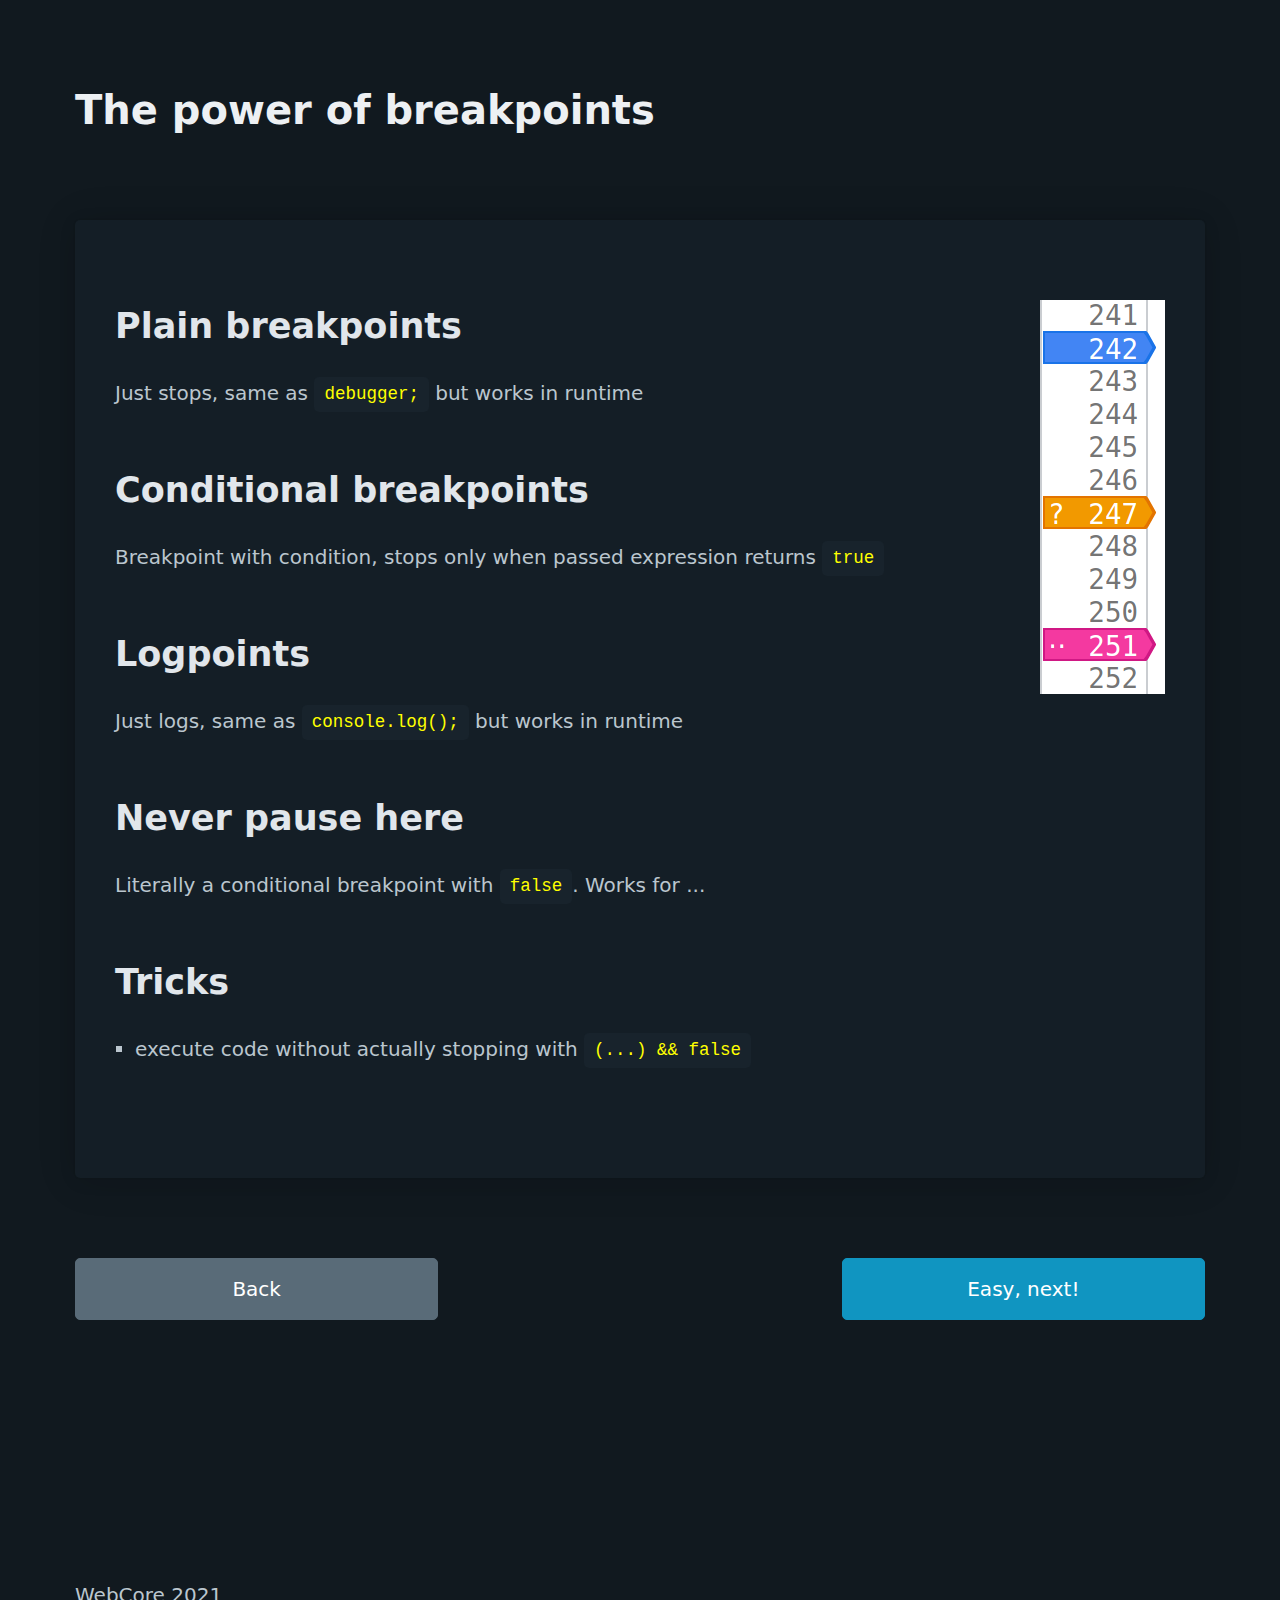
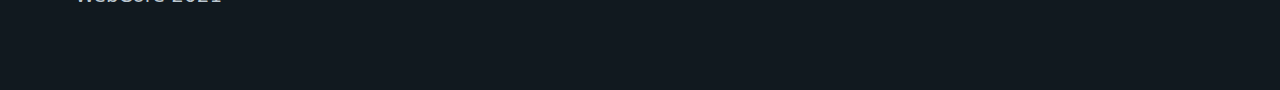
<file: static/breakpoints.html>
<!doctype html>
<html lang="en" data-theme="dark">

<head>
  <meta charset="utf-8">
  <title>Breakpoints</title>
  <meta name="viewport" content="width=device-width, initial-scale=1">
  <link rel="icon" href="icon.png">

  <link rel="stylesheet" href="css/pico.css">
  <link rel="stylesheet" href="css/main.css">
</head>

<body>

<main class="container">

  <section id="preview">
    <h1>The power of breakpoints</h1>

    <article id="article">
      <img src="img/breakpoints-narrow.png" style="float: right;" alt="breakpoints">

      <h2>Plain breakpoints</h2>
      <p>Just stops, same as <code>debugger;</code> but works in runtime</p>
      <h2>Conditional breakpoints</h2>
      <p>Breakpoint with condition, stops only when passed expression returns <code>true</code></p>
      <h2>Logpoints</h2>
      <p>Just logs, same as <code>console.log();</code> but works in runtime</p>
      <h2>Never pause here</h2>
      <p>Literally a conditional breakpoint with <code>false</code>. Works for ... <!--TODO--></p>
      <h2>Tricks</h2>
      <ul>
        <li>execute code without actually stopping with <code>(...) && false</code></li>
      </ul>
    </article>

    <div class="grid">
      <a href="log-debugger.html">
        <button class="secondary">Back</button>
      </a>
      <div><!--spacer--></div>
      <a href="other-breakpoints.html">
        <button onclick="//todo">Easy, next!</button>
      </a>
    </div>
  </section>

</main>

<footer class="container">
  WebCore 2021
</footer>
</body>
</html>
</file>
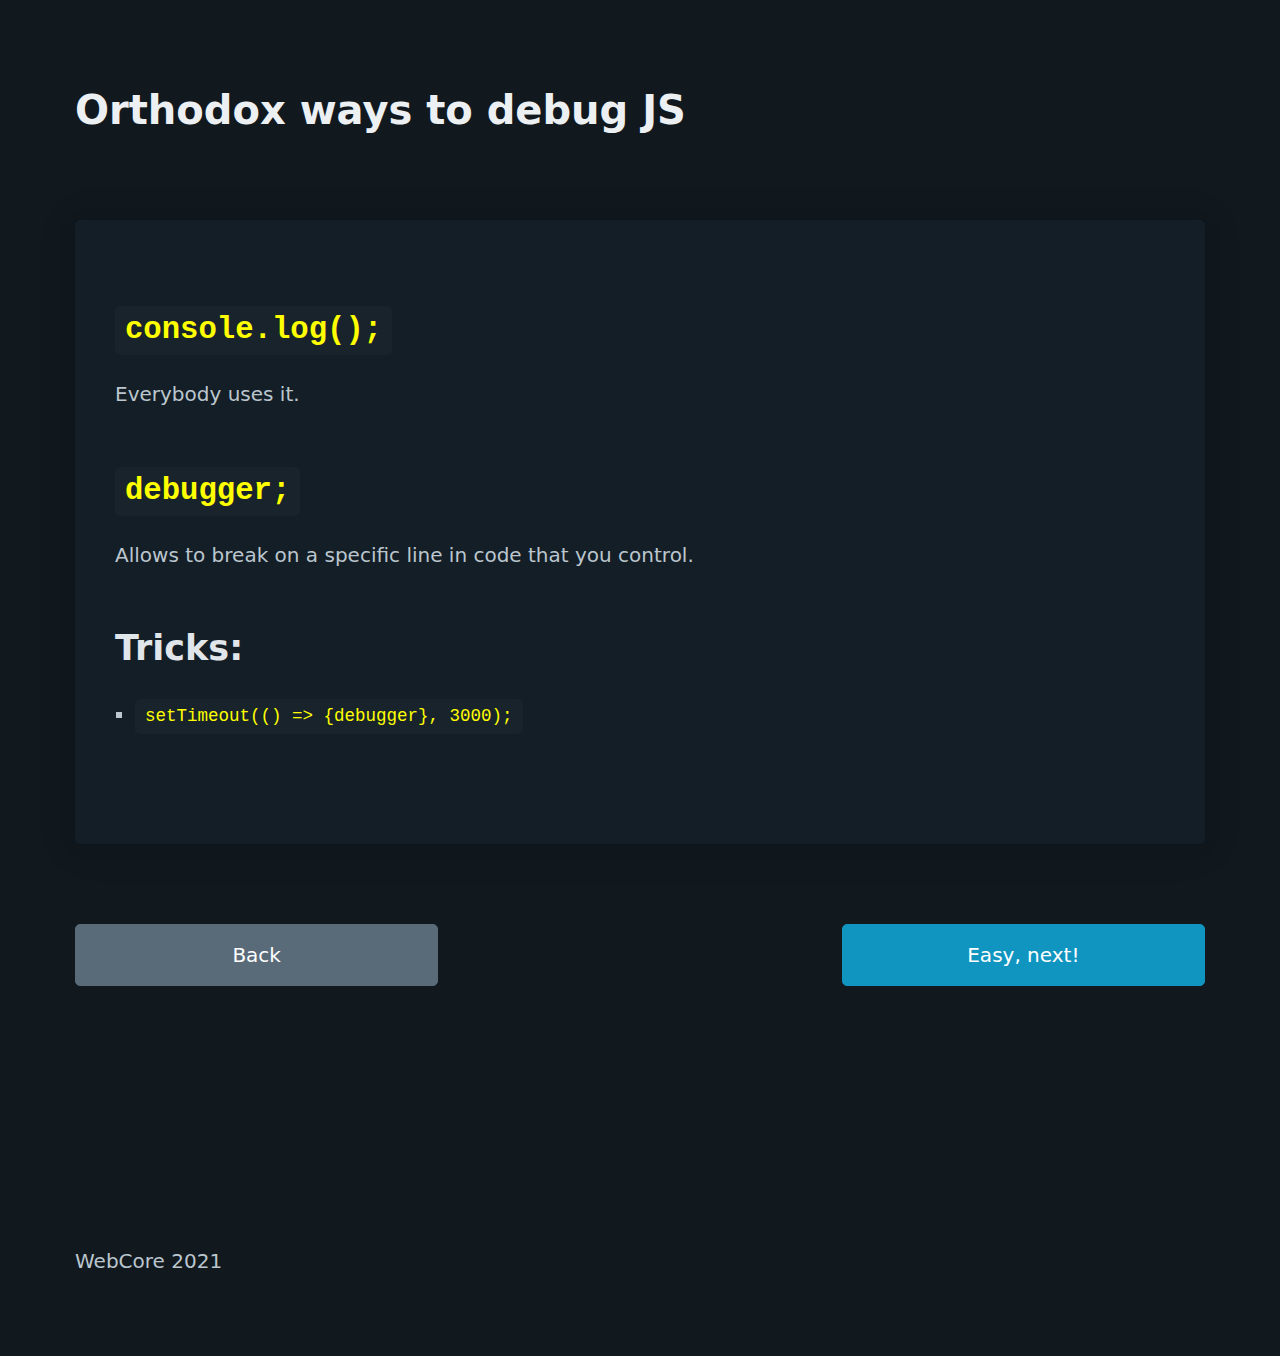
<file: static/log-debugger.html>
<!doctype html>
<html lang="en" data-theme="dark">

<head>
  <meta charset="utf-8">
  <title>Log/debugger</title>
  <meta name="viewport" content="width=device-width, initial-scale=1">
  <link rel="icon" href="icon.png">

  <link rel="stylesheet" href="css/pico.css">
  <link rel="stylesheet" href="css/main.css">
  <script src="js/common.js"></script>
</head>

<body>

  <main class="container">

    <section>
      <h1><b>Orthodox</b> ways to debug JS</h1>

      <article id="article">
        <h2><code>console.log();</code></h2>
        <p>Everybody uses it.</p>
        <h2><code>debugger;</code></h2>
        <p>Allows to break on a specific line in code that you control.</p>
        <h2>Tricks:</h2>
        <ul>
          <li><code>setTimeout(() => {debugger}, 3000);</code></li>
        </ul>
      </article>

      <div class="grid">
        <a href="index.html">
          <button class="secondary">Back</button>
        </a>
        <div><!--spacer--></div>
        <a href="breakpoints.html">
          <button onclick="//todo">Easy, next!</button>
        </a>
      </div>
    </section>

  </main>

  <footer class="container">
    WebCore 2021
  </footer>
</body>
</html>
</file>
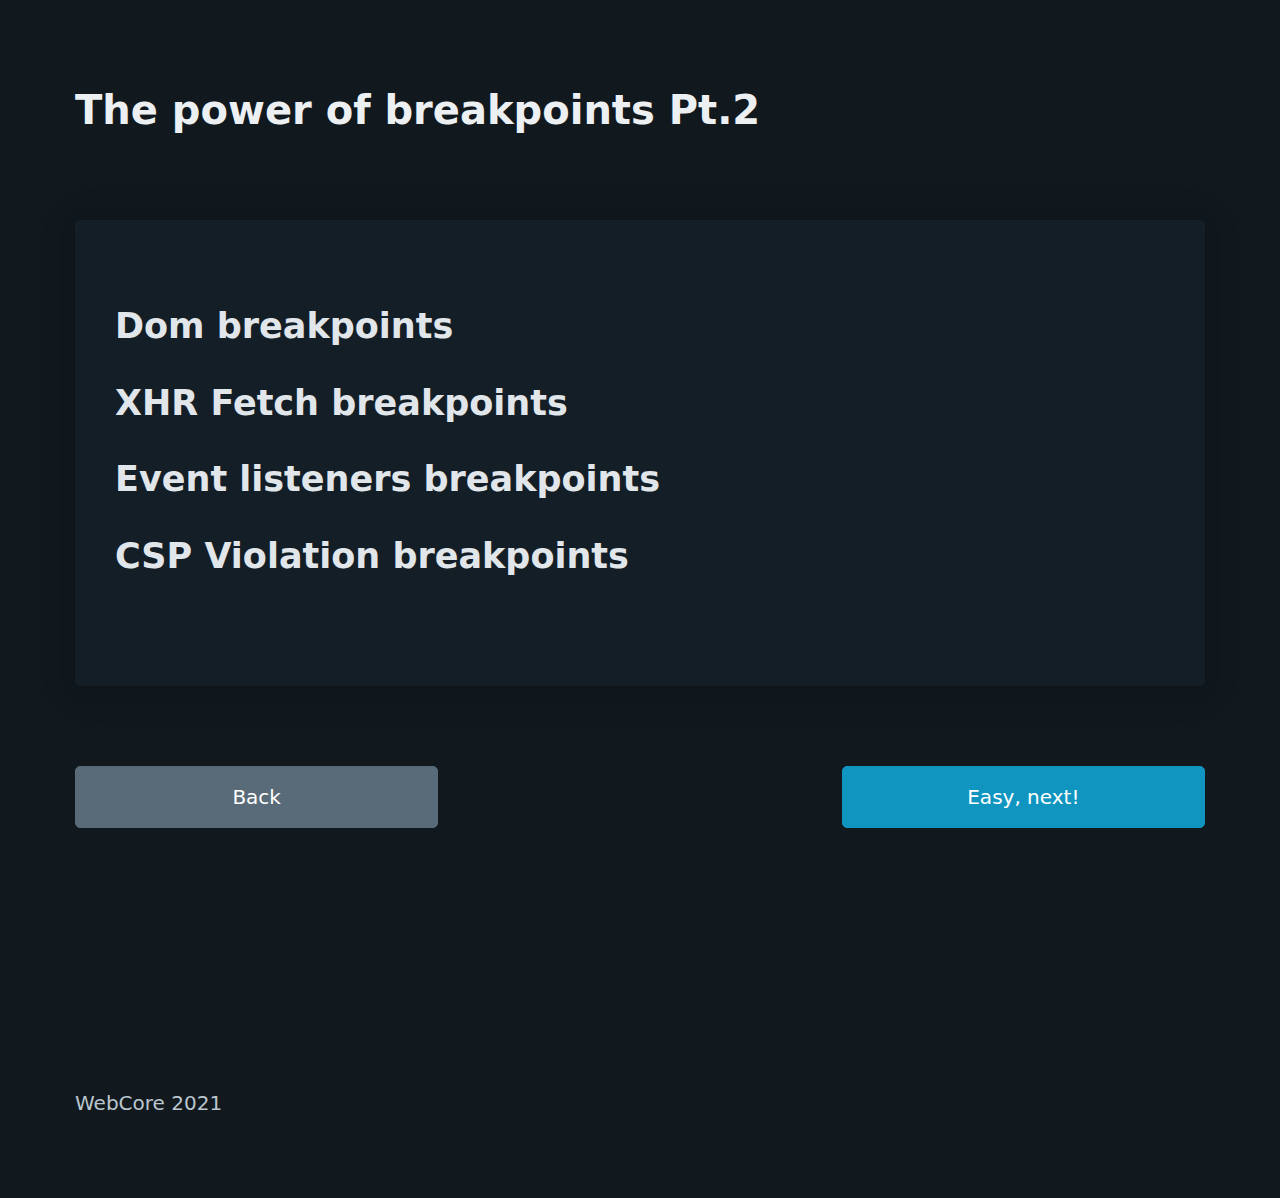
<file: static/other-breakpoints.html>
<!doctype html>
<html lang="en" data-theme="dark">

<head>
  <meta charset="utf-8">
  <title>Other breakpoints</title>
  <meta name="viewport" content="width=device-width, initial-scale=1">
  <link rel="icon" href="icon.png">

  <link rel="stylesheet" href="css/pico.css">
  <link rel="stylesheet" href="css/main.css">
</head>

<body>

<main class="container">

  <section id="preview">
    <h1>The power of breakpoints Pt.2</h1>

    <article id="article">
      <h2>Dom breakpoints</h2>
      <h2>XHR Fetch breakpoints</h2>
      <h2>Event listeners breakpoints</h2>
      <h2>CSP Violation breakpoints</h2>
    </article>

    <div class="grid">
      <a href="breakpoints.html">
        <button class="secondary">Back</button>
      </a>
      <div><!--spacer--></div>
      <a href="404.html">
        <button onclick="//todo">Easy, next!</button>
      </a>
    </div>
  </section>

</main>

<footer class="container">
  WebCore 2021
</footer>
</body>
</html>
</file>
<file: css/main.css>
:root {
  --typography-spacing-vertical: 1rem;
}

.indented {
  padding-left: 20%;
  padding-right: 20%;
}

h1, h2 {
  --typography-spacing-vertical: 1.5rem;
  margin-bottom: 0.7rem;
}


h2 code {
  font-size: inherit;
}

code {
  line-height: 1.5;
  --code-color: #c4c4b8;
}

code em { /*comment*/
  color: #627481;
}

code s { /*object*/
  color: #a282c5;
  text-decoration: none;
}

[data-theme=dark] {
  --code-value-color: #ffd600;
}

@media (min-width: 1200px) {
  body > header,
  body > main,
  body > footer,
  section {
    --block-spacing-vertical: calc(var(--spacing) * 3);
  }
}

article {
  padding-top: 30px;
}

article details {
  border-bottom: none;
  padding-bottom: 0;
}

article details summary::after {
  display: none;
}

article details summary {
  color: var(--primary);
  line-height: inherit;
  border-bottom: none;
  text-decoration: underline;
}
</file>
<file: static/css/main.css>
.indented {
  padding-left: 20%;
  padding-right: 20%;
}

code {
  color: yellow;
}

h1, h2 {
  margin-bottom: 1.2rem
}
</file>
